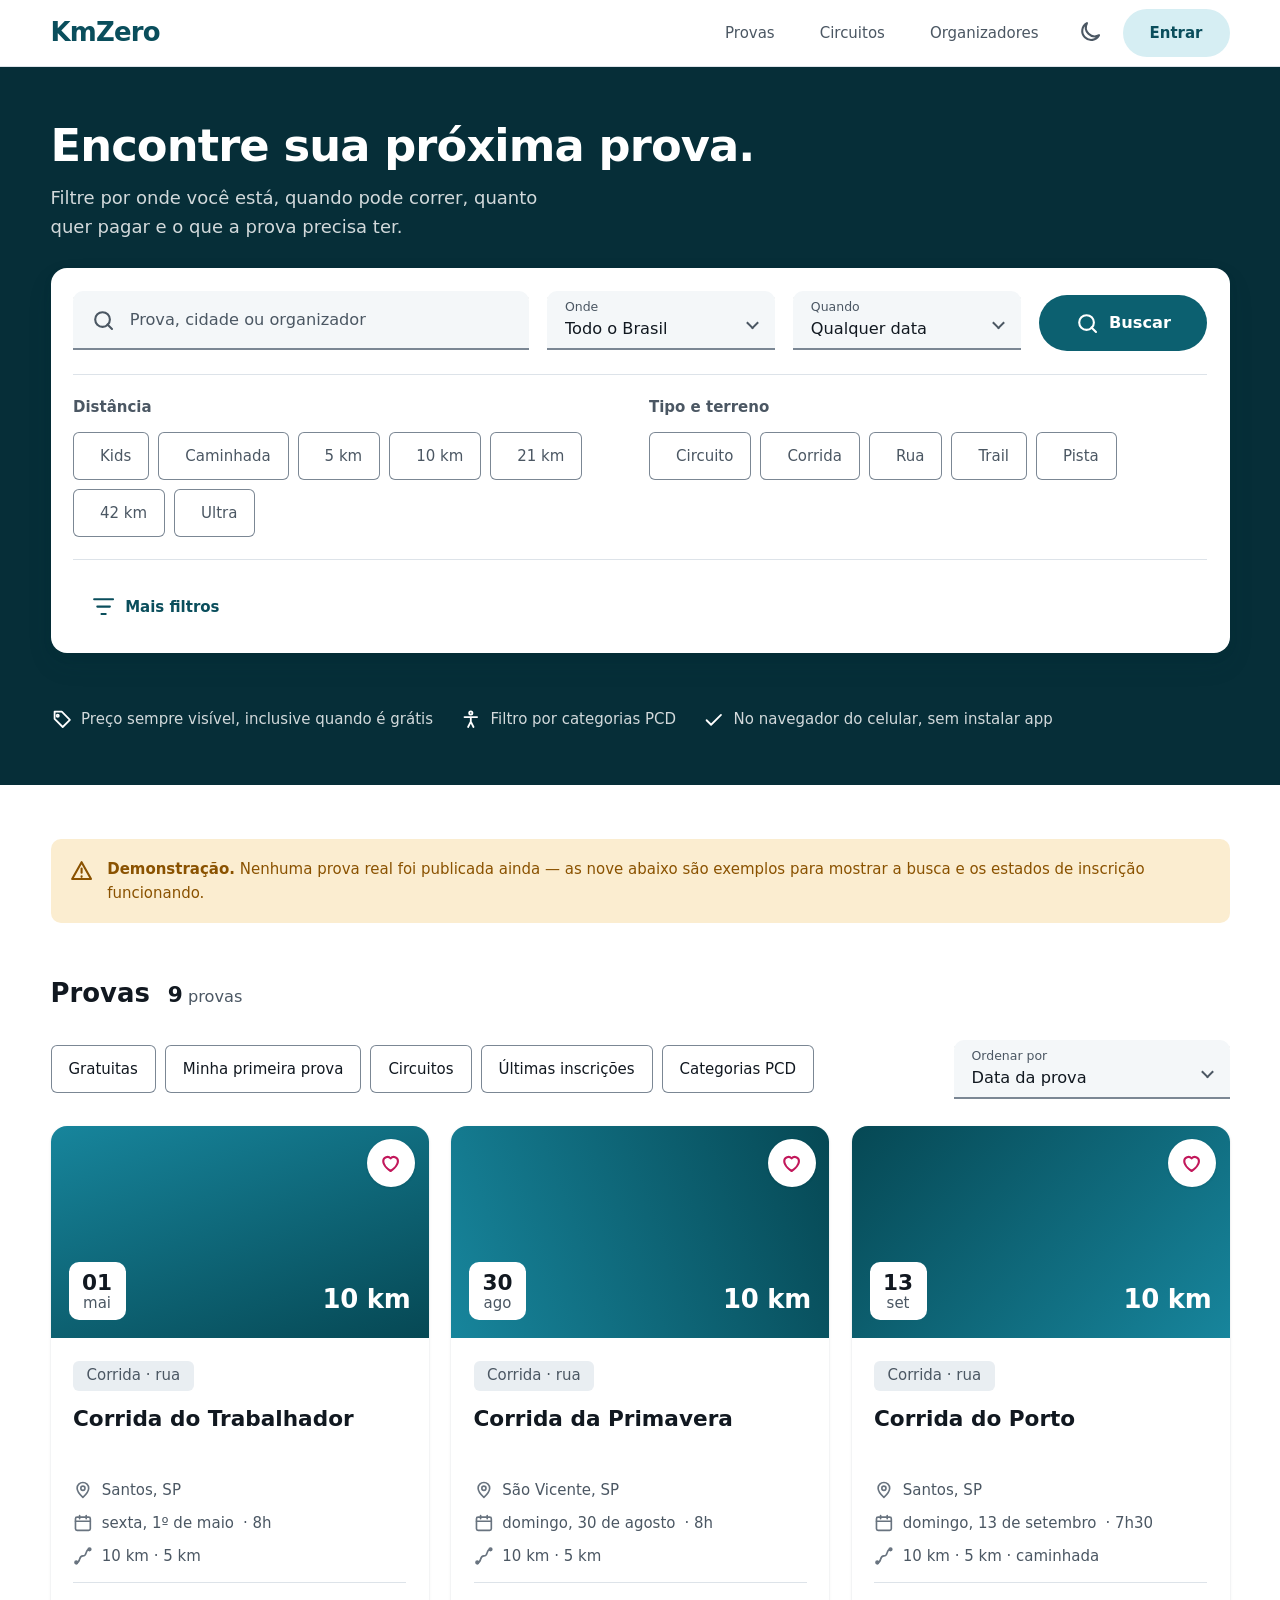
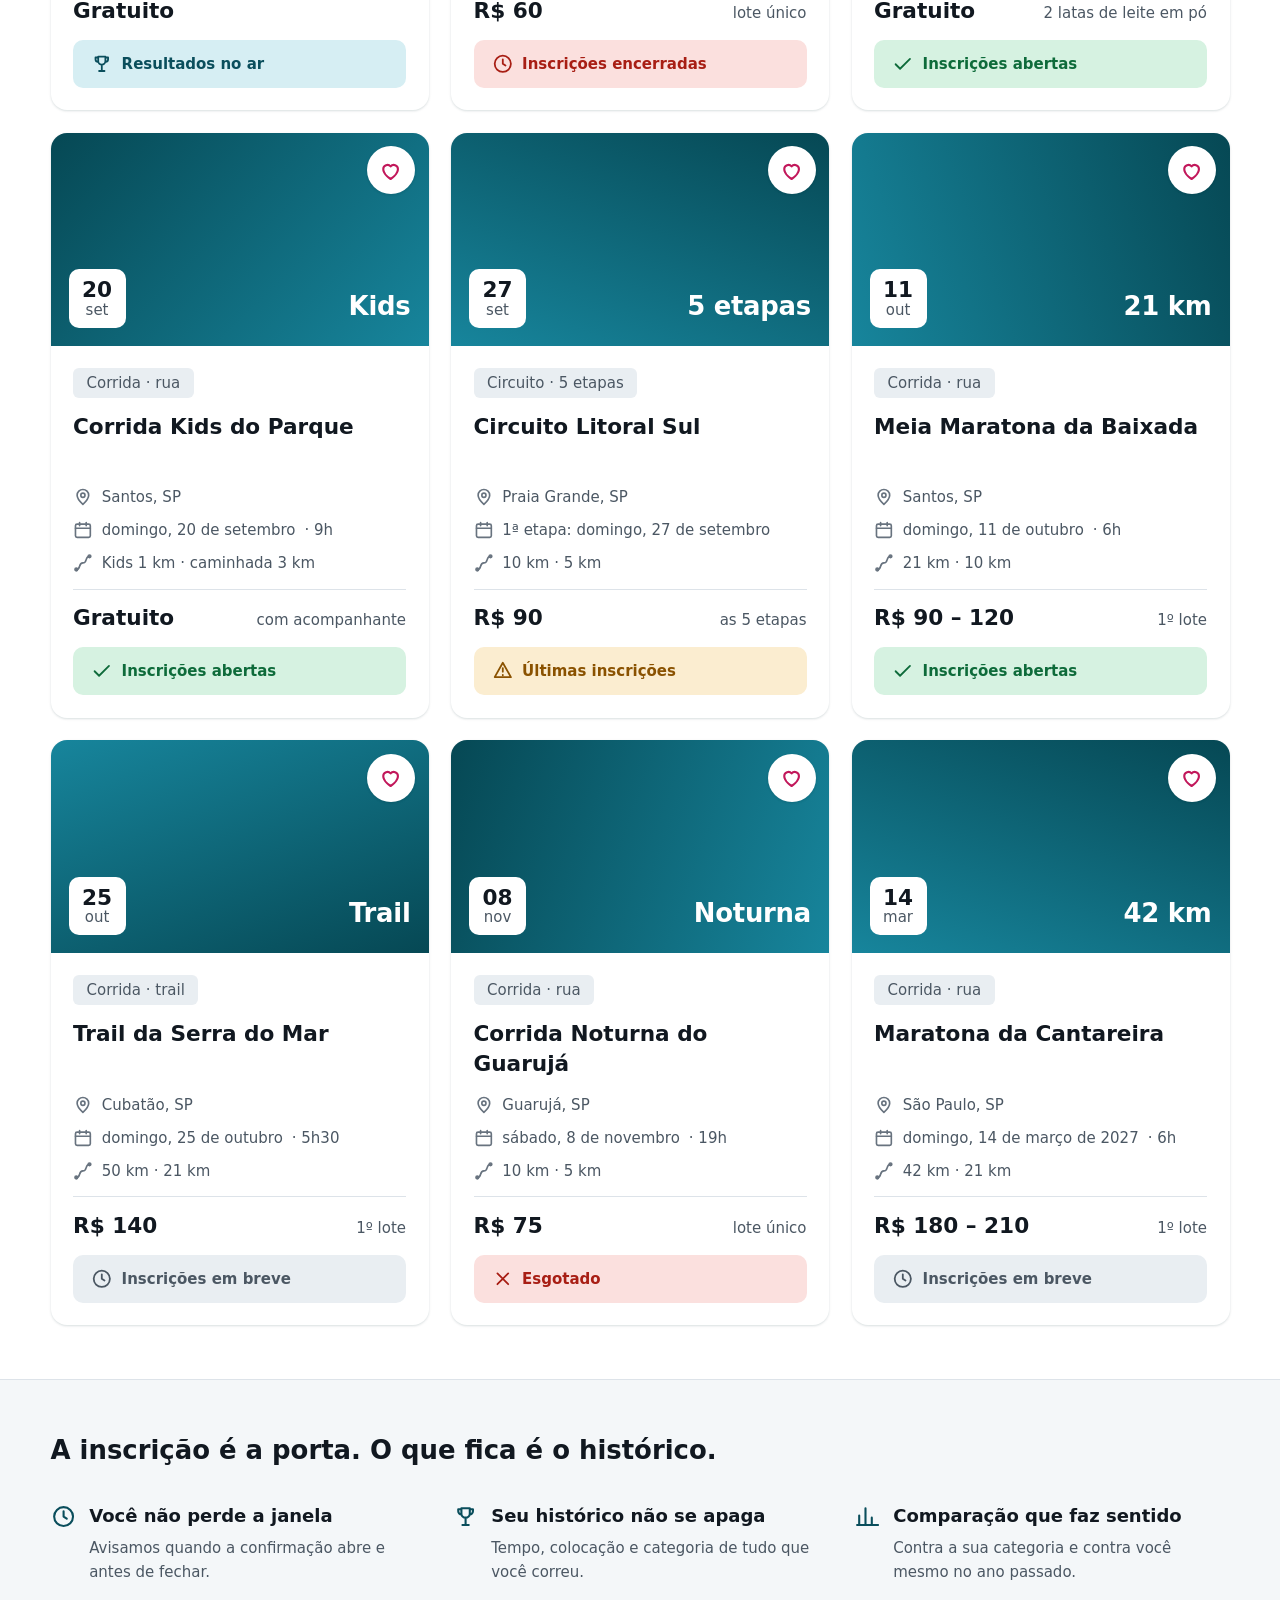
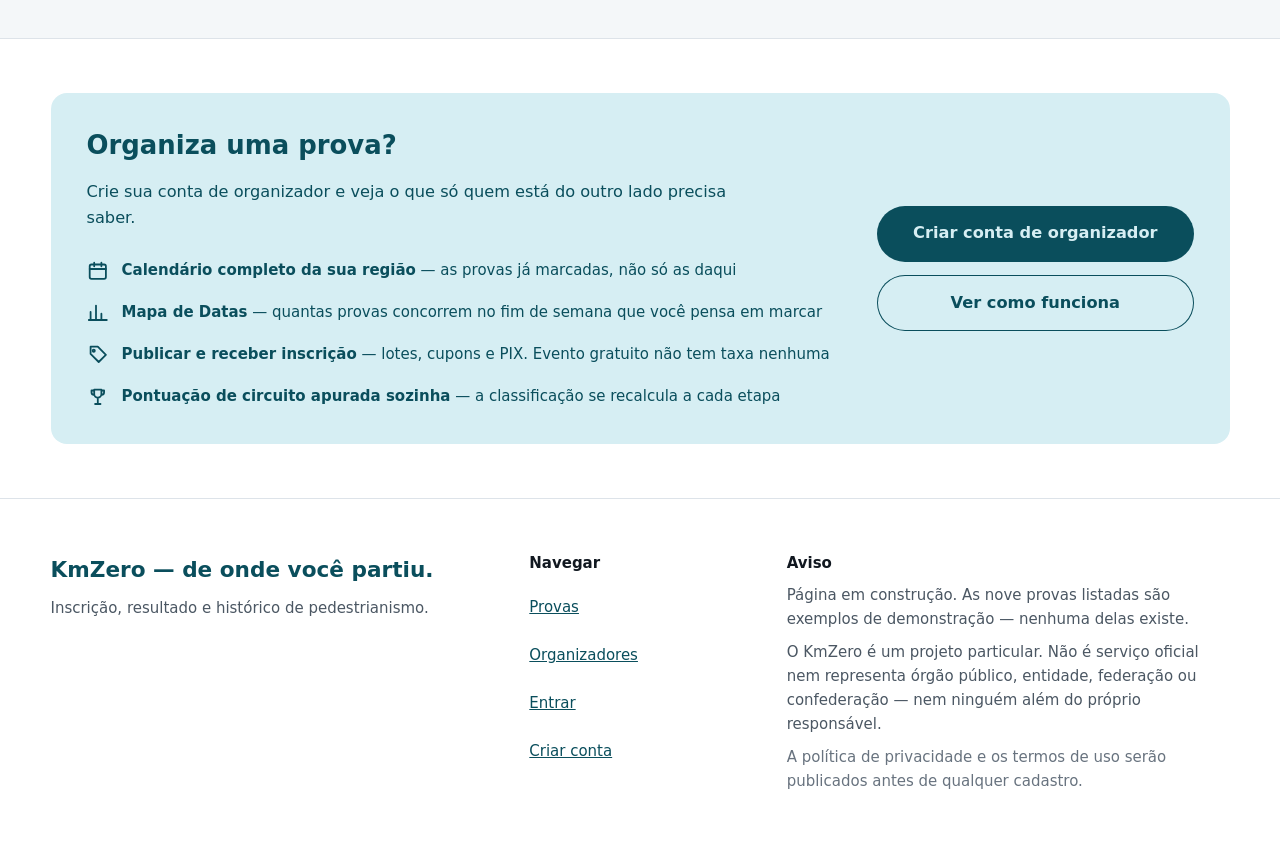
<file: apps/web/index.html>
<!doctype html>
<html lang="pt-BR">
<head>
<meta charset="utf-8">
<!-- §3 princípio 4 / §8 item 1: zoom por pinça SEMPRE permitido.
     Nunca adicionar maximum-scale nem user-scalable=no. Regra de lint. -->
<meta name="viewport" content="width=device-width, initial-scale=1">
<title>KmZero — encontre sua próxima prova</title>
<meta name="description" content="Encontre provas de rua, trail e circuitos por cidade, data, distância, preço e acessibilidade. E guarde para sempre o registro de tudo que você correu.">
<meta name="theme-color" content="#062E38" media="(prefers-color-scheme: light)">
<meta name="theme-color" content="#0B1117" media="(prefers-color-scheme: dark)">
<link rel="icon" href="favicon.svg" type="image/svg+xml">
<link rel="stylesheet" href="estilos/tokens.css">
<link rel="stylesheet" href="estilos/material.css">
<link rel="stylesheet" href="estilos/pagina.css">
<script>
  /* Aplica o tema salvo antes da primeira pintura, para não piscar.
     Sem JS a página continua correta: o modo escuro cai na
     preferência do sistema, via @media em tokens.css. */
  try {
    var t = localStorage.getItem("kmzero:tema");
    if (t === "claro" || t === "escuro") document.documentElement.dataset.tema = t;
  } catch (e) {}
</script>
</head>
<body>

<!-- Sprite de ícones: definido uma vez, referenciado com <use>.
     Um arquivo, zero requisições, funciona sem JavaScript. -->
<svg class="sprite" aria-hidden="true" focusable="false" xmlns="http://www.w3.org/2000/svg">
  <symbol id="i-lupa" viewBox="0 0 24 24"><circle cx="11" cy="11" r="7"/><path d="M20 20l-4.3-4.3"/></symbol>
  <symbol id="i-pino" viewBox="0 0 24 24"><path d="M12 21s7-6.2 7-11a7 7 0 1 0-14 0c0 4.8 7 11 7 11z"/><circle cx="12" cy="10" r="2.5"/></symbol>
  <symbol id="i-calendario" viewBox="0 0 24 24"><rect x="3" y="5" width="18" height="16" rx="2"/><path d="M3 10h18M8 3v4M16 3v4"/></symbol>
  <symbol id="i-percurso" viewBox="0 0 24 24"><path d="M4 20c6 0 2-8 8-8s2-8 8-8"/><circle cx="4" cy="20" r="1.6"/><circle cx="20" cy="4" r="1.6"/></symbol>
  <symbol id="i-coracao" viewBox="0 0 24 24"><path d="M12 20s-7-4.4-7-9.5A4 4 0 0 1 12 8a4 4 0 0 1 7 2.5c0 5.1-7 9.5-7 9.5z"/></symbol>
  <symbol id="i-check" viewBox="0 0 24 24"><path d="M4 12.5l5 5L20 6.5"/></symbol>
  <symbol id="i-relogio" viewBox="0 0 24 24"><circle cx="12" cy="12" r="9"/><path d="M12 7v5l3 2"/></symbol>
  <symbol id="i-alerta" viewBox="0 0 24 24"><path d="M12 3l9 16H3z"/><path d="M12 9v4M12 16.5v.5"/></symbol>
  <symbol id="i-x" viewBox="0 0 24 24"><path d="M6 6l12 12M18 6L6 18"/></symbol>
  <symbol id="i-lua" viewBox="0 0 24 24"><path d="M21 14.5A8.5 8.5 0 0 1 9.5 3a8.5 8.5 0 1 0 11.5 11.5z"/></symbol>
  <symbol id="i-filtro" viewBox="0 0 24 24"><path d="M3 5h18M6 12h12M10 19h4"/></symbol>
  <symbol id="i-trofeu" viewBox="0 0 24 24"><path d="M8 4h8v5a4 4 0 0 1-8 0zM8 5H5v2a3 3 0 0 0 3 3M16 5h3v2a3 3 0 0 1-3 3M9 20h6M12 13v7"/></symbol>
  <symbol id="i-etiqueta" viewBox="0 0 24 24"><path d="M12 3H4v8l9 9 8-8-9-9z"/><circle cx="7.5" cy="7.5" r="1.2"/></symbol>
  <symbol id="i-acessibilidade" viewBox="0 0 24 24"><circle cx="12" cy="4.5" r="1.8"/><path d="M5 9h14M12 9v5M12 14l-3 6M12 14l3 6"/></symbol>
  <symbol id="i-grafico" viewBox="0 0 24 24"><path d="M4 20V11M10 20V4M16 20v-7M2 20h20"/></symbol>
</svg>

<a class="pular-para-conteudo" href="#resultados">Pular para a lista de provas</a>

<header class="cabecalho md-app-bar">
  <div class="cabecalho__interno faixa">
    <!-- Marca só escrita: "KmZero" é a forma escrita da marca
         (docs/03 §10). O símbolo gráfico fica para favicon e app. -->
    <a class="marca md-estado" href="index.html">KmZero</a>

    <nav class="nav" aria-label="Principal">
      <ul class="nav__lista" role="list">
        <li><a class="md-botao md-botao--text md-estado nav__item" href="#resultados">Provas</a></li>
        <li><a class="md-botao md-botao--text md-estado nav__item" href="#resultados">Circuitos</a></li>
        <li><a class="md-botao md-botao--text md-estado nav__item" href="#organizador">Organizadores</a></li>
      </ul>
    </nav>

    <div class="cabecalho__acoes">
      <button type="button" id="alternar-tema" class="md-icon-botao md-estado" hidden
              aria-pressed="false">
        <svg class="icone" aria-hidden="true" focusable="false"><use href="#i-lua"/></svg>
        <span class="oculto-visual" id="rotulo-tema">Ativar modo escuro</span>
      </button>
      <a class="md-botao md-botao--tonal md-estado" href="entrar.html">Entrar</a>
    </div>
  </div>
</header>

<main id="conteudo">

<!-- ═══ BUSCA — o topo da página é a busca ════════════════════════
     Um <form method="get"> de verdade: sem JavaScript ele recarrega a
     página com os filtros na URL (§8 item 17). Com JavaScript, filtra
     na hora e reescreve a URL, sem recarregar.                      -->
<section class="busca" aria-labelledby="t-busca">
  <div class="faixa">
    <h1 id="t-busca" class="busca__titulo md-display-small">Encontre sua próxima prova.</h1>
    <p class="busca__linha-fina md-body-large">
      Filtre por onde você está, quando pode correr, quanto quer pagar e o que
      a prova precisa ter.
    </p>

    <form class="filtros" id="filtros" method="get" action="#resultados">
      <!-- Linha 1: texto livre + as duas perguntas que todo mundo faz -->
      <div class="filtros__linha filtros__linha--principal">
        <div>
          <div class="md-campo md-campo--com-icone">
            <svg class="icone md-campo__icone" aria-hidden="true" focusable="false"><use href="#i-lupa"/></svg>
            <input type="search" id="f-texto" name="q" class="md-campo__entrada"
                   placeholder="Santos, meia maratona, circuito…">
            <label class="md-campo__rotulo" for="f-texto">Prova, cidade ou organizador</label>
          </div>
        </div>

        <div>
          <div class="md-campo md-campo--select">
            <select id="f-uf" name="uf" class="md-campo__entrada">
              <option value="">Todo o Brasil</option>
              <option value="SP">São Paulo</option>
              <option value="RJ">Rio de Janeiro</option>
              <option value="MG">Minas Gerais</option>
              <option value="PR">Paraná</option>
              <option value="RS">Rio Grande do Sul</option>
            </select>
            <label class="md-campo__rotulo" for="f-uf">Onde</label>
          </div>
        </div>

        <div>
          <div class="md-campo md-campo--select">
            <select id="f-quando" name="quando" class="md-campo__entrada">
              <option value="">Qualquer data</option>
              <option value="7">Nos próximos 7 dias</option>
              <option value="30">Nos próximos 30 dias</option>
              <option value="90">Nos próximos 3 meses</option>
              <option value="365">Neste ano</option>
              <option value="passadas">Provas que já aconteceram</option>
            </select>
            <label class="md-campo__rotulo" for="f-quando">Quando</label>
          </div>
        </div>

        <button type="submit" class="md-botao md-botao--filled md-botao--grande md-estado filtros__enviar">
          <svg class="icone" aria-hidden="true" focusable="false"><use href="#i-lupa"/></svg>
          Buscar
        </button>
      </div>

      <!-- Linha 2: distância e tipo, os dois recortes mais usados -->
      <div class="filtros__linha">
        <fieldset class="grupo">
          <legend class="grupo__legenda md-label-large">Distância</legend>
          <div class="grupo__opcoes">
            <label class="md-chip"><input type="checkbox" name="dist" value="kids"><span class="md-chip__superficie"><svg class="icone md-chip__check" aria-hidden="true" focusable="false"><use href="#i-check"/></svg><span>Kids</span></span></label>
            <label class="md-chip"><input type="checkbox" name="dist" value="caminhada"><span class="md-chip__superficie"><svg class="icone md-chip__check" aria-hidden="true" focusable="false"><use href="#i-check"/></svg><span>Caminhada</span></span></label>
            <label class="md-chip"><input type="checkbox" name="dist" value="5"><span class="md-chip__superficie"><svg class="icone md-chip__check" aria-hidden="true" focusable="false"><use href="#i-check"/></svg><span>5 km</span></span></label>
            <label class="md-chip"><input type="checkbox" name="dist" value="10"><span class="md-chip__superficie"><svg class="icone md-chip__check" aria-hidden="true" focusable="false"><use href="#i-check"/></svg><span>10 km</span></span></label>
            <label class="md-chip"><input type="checkbox" name="dist" value="21"><span class="md-chip__superficie"><svg class="icone md-chip__check" aria-hidden="true" focusable="false"><use href="#i-check"/></svg><span>21 km</span></span></label>
            <label class="md-chip"><input type="checkbox" name="dist" value="42"><span class="md-chip__superficie"><svg class="icone md-chip__check" aria-hidden="true" focusable="false"><use href="#i-check"/></svg><span>42 km</span></span></label>
            <label class="md-chip"><input type="checkbox" name="dist" value="ultra"><span class="md-chip__superficie"><svg class="icone md-chip__check" aria-hidden="true" focusable="false"><use href="#i-check"/></svg><span>Ultra</span></span></label>
          </div>
        </fieldset>

        <fieldset class="grupo">
          <legend class="grupo__legenda md-label-large">Tipo e terreno</legend>
          <div class="grupo__opcoes">
            <label class="md-chip"><input type="checkbox" name="tipo" value="circuito"><span class="md-chip__superficie"><svg class="icone md-chip__check" aria-hidden="true" focusable="false"><use href="#i-check"/></svg><span>Circuito</span></span></label>
            <label class="md-chip"><input type="checkbox" name="tipo" value="avulsa"><span class="md-chip__superficie"><svg class="icone md-chip__check" aria-hidden="true" focusable="false"><use href="#i-check"/></svg><span>Corrida</span></span></label>
            <label class="md-chip"><input type="checkbox" name="terreno" value="rua"><span class="md-chip__superficie"><svg class="icone md-chip__check" aria-hidden="true" focusable="false"><use href="#i-check"/></svg><span>Rua</span></span></label>
            <label class="md-chip"><input type="checkbox" name="terreno" value="trail"><span class="md-chip__superficie"><svg class="icone md-chip__check" aria-hidden="true" focusable="false"><use href="#i-check"/></svg><span>Trail</span></span></label>
            <label class="md-chip"><input type="checkbox" name="terreno" value="pista"><span class="md-chip__superficie"><svg class="icone md-chip__check" aria-hidden="true" focusable="false"><use href="#i-check"/></svg><span>Pista</span></span></label>
          </div>
        </fieldset>
      </div>

      <!-- Linha 3: o resto, dobrado. <details> abre e fecha sem JS. -->
      <details class="mais-filtros">
        <summary class="mais-filtros__resumo md-estado">
          <svg class="icone" aria-hidden="true" focusable="false"><use href="#i-filtro"/></svg>
          Mais filtros
          <span class="mais-filtros__contagem" id="contagem-avancados" hidden></span>
        </summary>

        <div class="mais-filtros__painel">
          <fieldset class="grupo">
            <legend class="grupo__legenda md-label-large">Preço</legend>
            <div class="grupo__opcoes">
              <label class="md-chip"><input type="checkbox" name="preco" value="gratuito"><span class="md-chip__superficie"><svg class="icone md-chip__check" aria-hidden="true" focusable="false"><use href="#i-check"/></svg><span>Gratuito</span></span></label>
              <label class="md-chip"><input type="checkbox" name="preco" value="ate60"><span class="md-chip__superficie"><svg class="icone md-chip__check" aria-hidden="true" focusable="false"><use href="#i-check"/></svg><span>Até R$ 60</span></span></label>
              <label class="md-chip"><input type="checkbox" name="preco" value="60a120"><span class="md-chip__superficie"><svg class="icone md-chip__check" aria-hidden="true" focusable="false"><use href="#i-check"/></svg><span>R$ 60 a 120</span></span></label>
              <label class="md-chip"><input type="checkbox" name="preco" value="acima120"><span class="md-chip__superficie"><svg class="icone md-chip__check" aria-hidden="true" focusable="false"><use href="#i-check"/></svg><span>Acima de R$ 120</span></span></label>
            </div>
          </fieldset>

          <fieldset class="grupo">
            <legend class="grupo__legenda md-label-large">Situação da inscrição</legend>
            <div class="grupo__opcoes">
              <label class="md-chip"><input type="checkbox" name="situacao" value="abertas"><span class="md-chip__superficie"><svg class="icone md-chip__check" aria-hidden="true" focusable="false"><use href="#i-check"/></svg><span>Abertas</span></span></label>
              <label class="md-chip"><input type="checkbox" name="situacao" value="ultimas"><span class="md-chip__superficie"><svg class="icone md-chip__check" aria-hidden="true" focusable="false"><use href="#i-check"/></svg><span>Últimas inscrições</span></span></label>
              <label class="md-chip"><input type="checkbox" name="situacao" value="em_breve"><span class="md-chip__superficie"><svg class="icone md-chip__check" aria-hidden="true" focusable="false"><use href="#i-check"/></svg><span>Abrem em breve</span></span></label>
              <label class="md-chip"><input type="checkbox" name="situacao" value="esgotado"><span class="md-chip__superficie"><svg class="icone md-chip__check" aria-hidden="true" focusable="false"><use href="#i-check"/></svg><span>Esgotadas</span></span></label>
              <label class="md-chip"><input type="checkbox" name="situacao" value="encerradas"><span class="md-chip__superficie"><svg class="icone md-chip__check" aria-hidden="true" focusable="false"><use href="#i-check"/></svg><span>Encerradas</span></span></label>
              <label class="md-chip"><input type="checkbox" name="situacao" value="realizado"><span class="md-chip__superficie"><svg class="icone md-chip__check" aria-hidden="true" focusable="false"><use href="#i-check"/></svg><span>Já aconteceram</span></span></label>
            </div>
          </fieldset>

          <fieldset class="grupo">
            <legend class="grupo__legenda md-label-large">Dia e horário da largada</legend>
            <div class="grupo__opcoes">
              <label class="md-chip"><input type="checkbox" name="dia" value="sabado"><span class="md-chip__superficie"><svg class="icone md-chip__check" aria-hidden="true" focusable="false"><use href="#i-check"/></svg><span>Sábado</span></span></label>
              <label class="md-chip"><input type="checkbox" name="dia" value="domingo"><span class="md-chip__superficie"><svg class="icone md-chip__check" aria-hidden="true" focusable="false"><use href="#i-check"/></svg><span>Domingo</span></span></label>
              <label class="md-chip"><input type="checkbox" name="periodo" value="manha"><span class="md-chip__superficie"><svg class="icone md-chip__check" aria-hidden="true" focusable="false"><use href="#i-check"/></svg><span>De manhã</span></span></label>
              <label class="md-chip"><input type="checkbox" name="periodo" value="tarde"><span class="md-chip__superficie"><svg class="icone md-chip__check" aria-hidden="true" focusable="false"><use href="#i-check"/></svg><span>À tarde</span></span></label>
              <label class="md-chip"><input type="checkbox" name="periodo" value="noite"><span class="md-chip__superficie"><svg class="icone md-chip__check" aria-hidden="true" focusable="false"><use href="#i-check"/></svg><span>À noite</span></span></label>
            </div>
          </fieldset>

          <fieldset class="grupo">
            <legend class="grupo__legenda md-label-large">Acessibilidade</legend>
            <p class="grupo__nota">Categorias oficiais que a prova aceita.</p>
            <div class="grupo__opcoes">
              <label class="md-chip"><input type="checkbox" name="pcd" value="cadeirante"><span class="md-chip__superficie"><svg class="icone md-chip__check" aria-hidden="true" focusable="false"><use href="#i-check"/></svg><span>Cadeirante</span></span></label>
              <label class="md-chip"><input type="checkbox" name="pcd" value="guia"><span class="md-chip__superficie"><svg class="icone md-chip__check" aria-hidden="true" focusable="false"><use href="#i-check"/></svg><span>Com atleta-guia</span></span></label>
              <label class="md-chip"><input type="checkbox" name="pcd" value="surdo"><span class="md-chip__superficie"><svg class="icone md-chip__check" aria-hidden="true" focusable="false"><use href="#i-check"/></svg><span>Surdoatleta</span></span></label>
              <label class="md-chip"><input type="checkbox" name="pcd" value="intelectual"><span class="md-chip__superficie"><svg class="icone md-chip__check" aria-hidden="true" focusable="false"><use href="#i-check"/></svg><span>Deficiência intelectual</span></span></label>
            </div>
          </fieldset>

          <fieldset class="grupo">
            <legend class="grupo__legenda md-label-large">A prova tem</legend>
            <div class="grupo__opcoes">
              <label class="md-chip"><input type="checkbox" name="recurso" value="chip"><span class="md-chip__superficie"><svg class="icone md-chip__check" aria-hidden="true" focusable="false"><use href="#i-check"/></svg><span>Cronometragem por chip</span></span></label>
              <label class="md-chip"><input type="checkbox" name="recurso" value="certificado"><span class="md-chip__superficie"><svg class="icone md-chip__check" aria-hidden="true" focusable="false"><use href="#i-check"/></svg><span>Percurso medido</span></span></label>
              <label class="md-chip"><input type="checkbox" name="recurso" value="kit"><span class="md-chip__superficie"><svg class="icone md-chip__check" aria-hidden="true" focusable="false"><use href="#i-check"/></svg><span>Kit e camiseta</span></span></label>
              <label class="md-chip"><input type="checkbox" name="recurso" value="equipes"><span class="md-chip__superficie"><svg class="icone md-chip__check" aria-hidden="true" focusable="false"><use href="#i-check"/></svg><span>Classificação por equipe</span></span></label>
              <label class="md-chip"><input type="checkbox" name="recurso" value="resultado"><span class="md-chip__superficie"><svg class="icone md-chip__check" aria-hidden="true" focusable="false"><use href="#i-check"/></svg><span>Resultado no KmZero</span></span></label>
            </div>
          </fieldset>
        </div>
      </details>
    </form>

    <!-- O argumento de venda em uma linha, sem roubar a dobra. -->
    <ul class="beneficios" role="list">
      <li>
        <svg class="icone" aria-hidden="true" focusable="false"><use href="#i-etiqueta"/></svg>
        Preço sempre visível, inclusive quando é grátis
      </li>
      <li>
        <svg class="icone" aria-hidden="true" focusable="false"><use href="#i-acessibilidade"/></svg>
        Filtro por categorias PCD
      </li>
      <li>
        <svg class="icone" aria-hidden="true" focusable="false"><use href="#i-check"/></svg>
        No navegador do celular, sem instalar app
      </li>
    </ul>
  </div>
</section>

  <!-- ═══ RESULTADOS ═════════════════════════════════════════════ -->
  <section id="resultados" class="secao faixa" aria-labelledby="t-resultados">

    <p class="md-banner md-banner--warning">
      <svg class="icone" aria-hidden="true" focusable="false"><use href="#i-alerta"/></svg>
      <span><strong>Demonstração.</strong> Nenhuma prova real foi publicada
      ainda — as nove abaixo são exemplos para mostrar a busca e os estados
      de inscrição funcionando.</span>
    </p>

    <div class="resultados__cabecalho">
      <h2 id="t-resultados" class="md-title-large">Provas</h2>
      <p class="resultados__contagem" id="contagem" aria-live="polite">
        <span class="num" id="contagem-numero">9</span> provas
      </p>
    </div>

    <!-- Atalhos e ordenação na mesma linha: quem já sabe o que quer
         começa por aqui, quem quer reordenar tem o controle ao lado. -->
    <div class="resultados__topo">
      <ul class="atalhos" role="list">
        <li><a class="md-chip-atalho md-estado" href="#resultados" data-atalho="preco=gratuito">Gratuitas</a></li>
        <li><a class="md-chip-atalho md-estado" href="#resultados" data-atalho="dist=5">Minha primeira prova</a></li>
        <li><a class="md-chip-atalho md-estado" href="#resultados" data-atalho="tipo=circuito">Circuitos</a></li>
        <li><a class="md-chip-atalho md-estado" href="#resultados" data-atalho="situacao=ultimas">Últimas inscrições</a></li>
        <li><a class="md-chip-atalho md-estado" href="#resultados" data-atalho="pcd=cadeirante">Categorias PCD</a></li>
      </ul>

      <div class="campo--ordenar">
        <div class="md-campo md-campo--select">
          <select id="f-ordem" class="md-campo__entrada" form="filtros" name="ordem">
            <option value="data">Data da prova</option>
            <option value="fechando">Fecha a inscrição primeiro</option>
            <option value="preco">Menor preço</option>
            <option value="nome">Nome</option>
          </select>
          <label class="md-campo__rotulo" for="f-ordem">Ordenar por</label>
        </div>
      </div>
    </div>

    <div class="ativos" id="ativos" hidden>
      <h3 class="ativos__titulo md-label-large">Filtros ativos</h3>
      <ul class="ativos__lista" id="ativos-lista" role="list"></ul>
      <button type="button" class="md-botao md-botao--text md-estado" id="limpar-filtros">Limpar tudo</button>
    </div>

    <ul class="eventos" id="eventos" role="list">

      <li class="evento" data-nome="Corrida do Porto" data-uf="SP" data-cidade="Santos"
          data-data="2026-09-13" data-dia="domingo" data-periodo="manha"
          data-dist="5 10 caminhada" data-tipo="avulsa" data-terreno="rua"
          data-preco="0" data-situacao="abertas" data-fecha="2026-09-06"
          data-pcd="cadeirante guia intelectual" data-recurso="chip certificado resultado">
        <article class="evento__cartao md-card md-card--elevated">
          <p class="evento__cartaz" data-variante="1" aria-hidden="true">
            <span class="evento__selo"><span class="evento__selo-dia num">13</span><span class="evento__selo-mes">set</span></span>
            <span class="evento__cartaz-dist">10 km</span>
          </p>
          <button type="button" class="favorito md-icon-botao md-estado" aria-pressed="false">
            <svg class="icone" aria-hidden="true" focusable="false"><use href="#i-coracao"/></svg>
            <span class="oculto-visual">Favoritar Corrida do Porto</span>
          </button>
          <div class="evento__corpo">
            <p class="evento__tipo md-label-small">Corrida · rua</p>
            <h3 class="evento__nome md-title-medium"><a href="#resultados">Corrida do Porto</a></h3>
            <ul class="evento__meta" role="list">
              <li><svg class="icone" aria-hidden="true" focusable="false"><use href="#i-pino"/></svg>Santos, SP</li>
              <li><svg class="icone" aria-hidden="true" focusable="false"><use href="#i-calendario"/></svg><time datetime="2026-09-13">domingo, 13 de setembro</time> · 7h30</li>
              <li><svg class="icone" aria-hidden="true" focusable="false"><use href="#i-percurso"/></svg>10 km · 5 km · caminhada</li>
            </ul>
            <div class="evento__rodape">
              <p class="evento__preco">Gratuito</p>
              <p class="evento__nota">2 latas de leite em pó</p>
            </div>
            <p class="estado estado--abertas">
              <svg class="icone" aria-hidden="true" focusable="false"><use href="#i-check"/></svg>
              Inscrições abertas
            </p>
          </div>
        </article>
      </li>

      <li class="evento" data-nome="Circuito Litoral Sul" data-uf="SP" data-cidade="Praia Grande"
          data-data="2026-09-27" data-dia="domingo" data-periodo="manha"
          data-dist="5 10" data-tipo="circuito" data-terreno="rua"
          data-preco="90" data-situacao="ultimas" data-fecha="2026-09-20"
          data-pcd="cadeirante guia" data-recurso="chip kit equipes resultado">
        <article class="evento__cartao md-card md-card--elevated">
          <p class="evento__cartaz" data-variante="2" aria-hidden="true">
            <span class="evento__selo"><span class="evento__selo-dia num">27</span><span class="evento__selo-mes">set</span></span>
            <span class="evento__cartaz-dist">5 etapas</span>
          </p>
          <button type="button" class="favorito md-icon-botao md-estado" aria-pressed="false">
            <svg class="icone" aria-hidden="true" focusable="false"><use href="#i-coracao"/></svg>
            <span class="oculto-visual">Favoritar Circuito Litoral Sul</span>
          </button>
          <div class="evento__corpo">
            <p class="evento__tipo md-label-small">Circuito · 5 etapas</p>
            <h3 class="evento__nome md-title-medium"><a href="#resultados">Circuito Litoral Sul</a></h3>
            <ul class="evento__meta" role="list">
              <li><svg class="icone" aria-hidden="true" focusable="false"><use href="#i-pino"/></svg>Praia Grande, SP</li>
              <li><svg class="icone" aria-hidden="true" focusable="false"><use href="#i-calendario"/></svg><time datetime="2026-09-27">1ª etapa: domingo, 27 de setembro</time></li>
              <li><svg class="icone" aria-hidden="true" focusable="false"><use href="#i-percurso"/></svg>10 km · 5 km</li>
            </ul>
            <div class="evento__rodape">
              <p class="evento__preco">R$ 90</p>
              <p class="evento__nota">as 5 etapas</p>
            </div>
            <p class="estado estado--ultimas">
              <svg class="icone" aria-hidden="true" focusable="false"><use href="#i-alerta"/></svg>
              Últimas inscrições
            </p>
          </div>
        </article>
      </li>

      <li class="evento" data-nome="Meia Maratona da Baixada" data-uf="SP" data-cidade="Santos"
          data-data="2026-10-11" data-dia="domingo" data-periodo="manha"
          data-dist="10 21" data-tipo="avulsa" data-terreno="rua"
          data-preco="120" data-situacao="abertas" data-fecha="2026-10-04"
          data-pcd="cadeirante guia surdo" data-recurso="chip certificado kit resultado">
        <article class="evento__cartao md-card md-card--elevated">
          <p class="evento__cartaz" data-variante="3" aria-hidden="true">
            <span class="evento__selo"><span class="evento__selo-dia num">11</span><span class="evento__selo-mes">out</span></span>
            <span class="evento__cartaz-dist">21 km</span>
          </p>
          <button type="button" class="favorito md-icon-botao md-estado" aria-pressed="false">
            <svg class="icone" aria-hidden="true" focusable="false"><use href="#i-coracao"/></svg>
            <span class="oculto-visual">Favoritar Meia Maratona da Baixada</span>
          </button>
          <div class="evento__corpo">
            <p class="evento__tipo md-label-small">Corrida · rua</p>
            <h3 class="evento__nome md-title-medium"><a href="#resultados">Meia Maratona da Baixada</a></h3>
            <ul class="evento__meta" role="list">
              <li><svg class="icone" aria-hidden="true" focusable="false"><use href="#i-pino"/></svg>Santos, SP</li>
              <li><svg class="icone" aria-hidden="true" focusable="false"><use href="#i-calendario"/></svg><time datetime="2026-10-11">domingo, 11 de outubro</time> · 6h</li>
              <li><svg class="icone" aria-hidden="true" focusable="false"><use href="#i-percurso"/></svg>21 km · 10 km</li>
            </ul>
            <div class="evento__rodape">
              <p class="evento__preco">R$ 90 – 120</p>
              <p class="evento__nota">1º lote</p>
            </div>
            <p class="estado estado--abertas">
              <svg class="icone" aria-hidden="true" focusable="false"><use href="#i-check"/></svg>
              Inscrições abertas
            </p>
          </div>
        </article>
      </li>

      <li class="evento" data-nome="Trail da Serra do Mar" data-uf="SP" data-cidade="Cubatão"
          data-data="2026-10-25" data-dia="domingo" data-periodo="manha"
          data-dist="21 ultra" data-tipo="avulsa" data-terreno="trail"
          data-preco="140" data-situacao="em_breve" data-fecha="2026-10-18"
          data-pcd="" data-recurso="chip kit">
        <article class="evento__cartao md-card md-card--elevated">
          <p class="evento__cartaz" data-variante="4" aria-hidden="true">
            <span class="evento__selo"><span class="evento__selo-dia num">25</span><span class="evento__selo-mes">out</span></span>
            <span class="evento__cartaz-dist">Trail</span>
          </p>
          <button type="button" class="favorito md-icon-botao md-estado" aria-pressed="false">
            <svg class="icone" aria-hidden="true" focusable="false"><use href="#i-coracao"/></svg>
            <span class="oculto-visual">Avisar quando abrir: Trail da Serra do Mar</span>
          </button>
          <div class="evento__corpo">
            <p class="evento__tipo md-label-small">Corrida · trail</p>
            <h3 class="evento__nome md-title-medium"><a href="#resultados">Trail da Serra do Mar</a></h3>
            <ul class="evento__meta" role="list">
              <li><svg class="icone" aria-hidden="true" focusable="false"><use href="#i-pino"/></svg>Cubatão, SP</li>
              <li><svg class="icone" aria-hidden="true" focusable="false"><use href="#i-calendario"/></svg><time datetime="2026-10-25">domingo, 25 de outubro</time> · 5h30</li>
              <li><svg class="icone" aria-hidden="true" focusable="false"><use href="#i-percurso"/></svg>50 km · 21 km</li>
            </ul>
            <div class="evento__rodape">
              <p class="evento__preco">R$ 140</p>
              <p class="evento__nota">1º lote</p>
            </div>
            <p class="estado estado--em-breve">
              <svg class="icone" aria-hidden="true" focusable="false"><use href="#i-relogio"/></svg>
              Inscrições em breve
            </p>
          </div>
        </article>
      </li>

      <li class="evento" data-nome="Corrida Noturna do Guarujá" data-uf="SP" data-cidade="Guarujá"
          data-data="2026-11-08" data-dia="sabado" data-periodo="noite"
          data-dist="5 10" data-tipo="avulsa" data-terreno="rua"
          data-preco="75" data-situacao="esgotado" data-fecha="2026-11-01"
          data-pcd="guia surdo" data-recurso="chip kit resultado">
        <article class="evento__cartao md-card md-card--elevated">
          <p class="evento__cartaz" data-variante="5" aria-hidden="true">
            <span class="evento__selo"><span class="evento__selo-dia num">08</span><span class="evento__selo-mes">nov</span></span>
            <span class="evento__cartaz-dist">Noturna</span>
          </p>
          <button type="button" class="favorito md-icon-botao md-estado" aria-pressed="false">
            <svg class="icone" aria-hidden="true" focusable="false"><use href="#i-coracao"/></svg>
            <span class="oculto-visual">Avisar se abrir vaga: Corrida Noturna do Guarujá</span>
          </button>
          <div class="evento__corpo">
            <p class="evento__tipo md-label-small">Corrida · rua</p>
            <h3 class="evento__nome md-title-medium"><a href="#resultados">Corrida Noturna do Guarujá</a></h3>
            <ul class="evento__meta" role="list">
              <li><svg class="icone" aria-hidden="true" focusable="false"><use href="#i-pino"/></svg>Guarujá, SP</li>
              <li><svg class="icone" aria-hidden="true" focusable="false"><use href="#i-calendario"/></svg><time datetime="2026-11-08">sábado, 8 de novembro</time> · 19h</li>
              <li><svg class="icone" aria-hidden="true" focusable="false"><use href="#i-percurso"/></svg>10 km · 5 km</li>
            </ul>
            <div class="evento__rodape">
              <p class="evento__preco">R$ 75</p>
              <p class="evento__nota">lote único</p>
            </div>
            <p class="estado estado--esgotado">
              <svg class="icone" aria-hidden="true" focusable="false"><use href="#i-x"/></svg>
              Esgotado
            </p>
          </div>
        </article>
      </li>

      <li class="evento" data-nome="Corrida Kids do Parque" data-uf="SP" data-cidade="Santos"
          data-data="2026-09-20" data-dia="domingo" data-periodo="manha"
          data-dist="kids caminhada" data-tipo="avulsa" data-terreno="rua"
          data-preco="0" data-situacao="abertas" data-fecha="2026-09-13"
          data-pcd="cadeirante guia surdo intelectual" data-recurso="kit resultado">
        <article class="evento__cartao md-card md-card--elevated">
          <p class="evento__cartaz" data-variante="1" aria-hidden="true">
            <span class="evento__selo"><span class="evento__selo-dia num">20</span><span class="evento__selo-mes">set</span></span>
            <span class="evento__cartaz-dist">Kids</span>
          </p>
          <button type="button" class="favorito md-icon-botao md-estado" aria-pressed="false">
            <svg class="icone" aria-hidden="true" focusable="false"><use href="#i-coracao"/></svg>
            <span class="oculto-visual">Favoritar Corrida Kids do Parque</span>
          </button>
          <div class="evento__corpo">
            <p class="evento__tipo md-label-small">Corrida · rua</p>
            <h3 class="evento__nome md-title-medium"><a href="#resultados">Corrida Kids do Parque</a></h3>
            <ul class="evento__meta" role="list">
              <li><svg class="icone" aria-hidden="true" focusable="false"><use href="#i-pino"/></svg>Santos, SP</li>
              <li><svg class="icone" aria-hidden="true" focusable="false"><use href="#i-calendario"/></svg><time datetime="2026-09-20">domingo, 20 de setembro</time> · 9h</li>
              <li><svg class="icone" aria-hidden="true" focusable="false"><use href="#i-percurso"/></svg>Kids 1 km · caminhada 3 km</li>
            </ul>
            <div class="evento__rodape">
              <p class="evento__preco">Gratuito</p>
              <p class="evento__nota">com acompanhante</p>
            </div>
            <p class="estado estado--abertas">
              <svg class="icone" aria-hidden="true" focusable="false"><use href="#i-check"/></svg>
              Inscrições abertas
            </p>
          </div>
        </article>
      </li>

      <li class="evento" data-nome="Maratona da Cantareira" data-uf="SP" data-cidade="São Paulo"
          data-data="2027-03-14" data-dia="domingo" data-periodo="manha"
          data-dist="21 42" data-tipo="avulsa" data-terreno="rua"
          data-preco="210" data-situacao="em_breve" data-fecha="2027-03-07"
          data-pcd="cadeirante guia" data-recurso="chip certificado kit equipes">
        <article class="evento__cartao md-card md-card--elevated">
          <p class="evento__cartaz" data-variante="2" aria-hidden="true">
            <span class="evento__selo"><span class="evento__selo-dia num">14</span><span class="evento__selo-mes">mar</span></span>
            <span class="evento__cartaz-dist">42 km</span>
          </p>
          <button type="button" class="favorito md-icon-botao md-estado" aria-pressed="false">
            <svg class="icone" aria-hidden="true" focusable="false"><use href="#i-coracao"/></svg>
            <span class="oculto-visual">Avisar quando abrir: Maratona da Cantareira</span>
          </button>
          <div class="evento__corpo">
            <p class="evento__tipo md-label-small">Corrida · rua</p>
            <h3 class="evento__nome md-title-medium"><a href="#resultados">Maratona da Cantareira</a></h3>
            <ul class="evento__meta" role="list">
              <li><svg class="icone" aria-hidden="true" focusable="false"><use href="#i-pino"/></svg>São Paulo, SP</li>
              <li><svg class="icone" aria-hidden="true" focusable="false"><use href="#i-calendario"/></svg><time datetime="2027-03-14">domingo, 14 de março de 2027</time> · 6h</li>
              <li><svg class="icone" aria-hidden="true" focusable="false"><use href="#i-percurso"/></svg>42 km · 21 km</li>
            </ul>
            <div class="evento__rodape">
              <p class="evento__preco">R$ 180 – 210</p>
              <p class="evento__nota">1º lote</p>
            </div>
            <p class="estado estado--em-breve">
              <svg class="icone" aria-hidden="true" focusable="false"><use href="#i-relogio"/></svg>
              Inscrições em breve
            </p>
          </div>
        </article>
      </li>

      <li class="evento" data-nome="Corrida da Primavera" data-uf="SP" data-cidade="São Vicente"
          data-data="2026-08-30" data-dia="domingo" data-periodo="manha"
          data-dist="5 10" data-tipo="avulsa" data-terreno="rua"
          data-preco="60" data-situacao="encerradas" data-fecha="2026-08-16"
          data-pcd="guia" data-recurso="chip resultado">
        <article class="evento__cartao md-card md-card--elevated">
          <p class="evento__cartaz" data-variante="3" aria-hidden="true">
            <span class="evento__selo"><span class="evento__selo-dia num">30</span><span class="evento__selo-mes">ago</span></span>
            <span class="evento__cartaz-dist">10 km</span>
          </p>
          <button type="button" class="favorito md-icon-botao md-estado" aria-pressed="false">
            <svg class="icone" aria-hidden="true" focusable="false"><use href="#i-coracao"/></svg>
            <span class="oculto-visual">Favoritar Corrida da Primavera</span>
          </button>
          <div class="evento__corpo">
            <p class="evento__tipo md-label-small">Corrida · rua</p>
            <h3 class="evento__nome md-title-medium"><a href="#resultados">Corrida da Primavera</a></h3>
            <ul class="evento__meta" role="list">
              <li><svg class="icone" aria-hidden="true" focusable="false"><use href="#i-pino"/></svg>São Vicente, SP</li>
              <li><svg class="icone" aria-hidden="true" focusable="false"><use href="#i-calendario"/></svg><time datetime="2026-08-30">domingo, 30 de agosto</time> · 8h</li>
              <li><svg class="icone" aria-hidden="true" focusable="false"><use href="#i-percurso"/></svg>10 km · 5 km</li>
            </ul>
            <div class="evento__rodape">
              <p class="evento__preco">R$ 60</p>
              <p class="evento__nota">lote único</p>
            </div>
            <p class="estado estado--encerradas">
              <svg class="icone" aria-hidden="true" focusable="false"><use href="#i-relogio"/></svg>
              Inscrições encerradas
            </p>
          </div>
        </article>
      </li>

      <li class="evento" data-nome="Corrida do Trabalhador" data-uf="SP" data-cidade="Santos"
          data-data="2026-05-01" data-dia="sexta" data-periodo="manha"
          data-dist="5 10" data-tipo="avulsa" data-terreno="rua"
          data-preco="0" data-situacao="realizado" data-fecha="2026-04-24"
          data-pcd="cadeirante guia intelectual" data-recurso="chip resultado">
        <article class="evento__cartao md-card md-card--elevated">
          <p class="evento__cartaz" data-variante="4" aria-hidden="true">
            <span class="evento__selo"><span class="evento__selo-dia num">01</span><span class="evento__selo-mes">mai</span></span>
            <span class="evento__cartaz-dist">10 km</span>
          </p>
          <button type="button" class="favorito md-icon-botao md-estado" aria-pressed="false">
            <svg class="icone" aria-hidden="true" focusable="false"><use href="#i-coracao"/></svg>
            <span class="oculto-visual">Favoritar Corrida do Trabalhador</span>
          </button>
          <div class="evento__corpo">
            <p class="evento__tipo md-label-small">Corrida · rua</p>
            <h3 class="evento__nome md-title-medium"><a href="#resultados">Corrida do Trabalhador</a></h3>
            <ul class="evento__meta" role="list">
              <li><svg class="icone" aria-hidden="true" focusable="false"><use href="#i-pino"/></svg>Santos, SP</li>
              <li><svg class="icone" aria-hidden="true" focusable="false"><use href="#i-calendario"/></svg><time datetime="2026-05-01">sexta, 1º de maio</time> · 8h</li>
              <li><svg class="icone" aria-hidden="true" focusable="false"><use href="#i-percurso"/></svg>10 km · 5 km</li>
            </ul>
            <div class="evento__rodape">
              <p class="evento__preco">Gratuito</p>
              <p class="evento__nota"></p>
            </div>
            <p class="estado estado--realizado">
              <svg class="icone" aria-hidden="true" focusable="false"><use href="#i-trofeu"/></svg>
              Resultados no ar
            </p>
          </div>
        </article>
      </li>

    </ul>

    <!-- Estado vazio da busca (§7.1). -->
    <div class="vazio" id="sem-resultados" hidden>
      <p class="md-title-medium">Nenhuma prova com esses filtros.</p>
      <p class="vazio__texto prosa">
        Tente tirar um filtro — o mais comum é a data ser curta demais para a
        região escolhida.
      </p>
      <button type="button" class="md-botao md-botao--filled md-estado" id="limpar-vazio">Limpar filtros</button>
    </div>
  </section>

  <!-- ═══ O QUE FICA DEPOIS DA PROVA — faixa enxuta ══════════════
       A tese do produto em três linhas, depois dos resultados: quem
       chegou para procurar prova já encontrou; quem rolou até aqui
       quer saber por que este site e não outro.                    -->
  <section class="secao secao--superficie" aria-labelledby="t-depois">
    <div class="faixa">
      <h2 id="t-depois" class="md-title-large">A inscrição é a porta. O que fica é o histórico.</h2>
      <ul class="depois" role="list">
        <li>
          <svg class="icone" aria-hidden="true" focusable="false"><use href="#i-relogio"/></svg>
          <p><strong>Você não perde a janela</strong>
          <span>Avisamos quando a confirmação abre e antes de fechar.</span></p>
        </li>
        <li>
          <svg class="icone" aria-hidden="true" focusable="false"><use href="#i-trofeu"/></svg>
          <p><strong>Seu histórico não se apaga</strong>
          <span>Tempo, colocação e categoria de tudo que você correu.</span></p>
        </li>
        <li>
          <svg class="icone" aria-hidden="true" focusable="false"><use href="#i-grafico"/></svg>
          <p><strong>Comparação que faz sentido</strong>
          <span>Contra a sua categoria e contra você mesmo no ano passado.</span></p>
        </li>
      </ul>
    </div>
  </section>

  <!-- ═══ CHAMADA DO ORGANIZADOR ════════════════════════════════ -->
  <section class="secao faixa" aria-labelledby="t-organizador">
    <div class="organizador" id="organizador">
      <div>
        <h2 id="t-organizador" class="md-title-large">Organiza uma prova?</h2>
        <p class="organizador__texto md-body-medium">
          Crie sua conta de organizador e veja o que só quem está do outro
          lado precisa saber.
        </p>
        <ul class="organizador__lista" role="list">
          <li>
            <svg class="icone" aria-hidden="true" focusable="false"><use href="#i-calendario"/></svg>
            <span><strong>Calendário completo da sua região</strong> — as provas já marcadas, não só as daqui</span>
          </li>
          <li>
            <svg class="icone" aria-hidden="true" focusable="false"><use href="#i-grafico"/></svg>
            <span><strong>Mapa de Datas</strong> — quantas provas concorrem no fim de semana que você pensa em marcar</span>
          </li>
          <li>
            <svg class="icone" aria-hidden="true" focusable="false"><use href="#i-etiqueta"/></svg>
            <span><strong>Publicar e receber inscrição</strong> — lotes, cupons e PIX. Evento gratuito não tem taxa nenhuma</span>
          </li>
          <li>
            <svg class="icone" aria-hidden="true" focusable="false"><use href="#i-trofeu"/></svg>
            <span><strong>Pontuação de circuito apurada sozinha</strong> — a classificação se recalcula a cada etapa</span>
          </li>
        </ul>
      </div>
      <p class="organizador__acoes">
        <a class="md-botao md-botao--filled md-botao--grande md-estado" href="criar-conta.html?perfil=organizador">Criar conta de organizador</a>
        <a class="md-botao md-botao--outlined md-botao--grande md-estado" href="#conta">Ver como funciona</a>
      </p>
    </div>
  </section>

</main>

<footer class="rodape" id="conta">
  <div class="faixa rodape__interno">
    <div class="rodape__bloco">
      <p class="rodape__assinatura">KmZero — de onde você partiu.</p>
      <p class="rodape__texto">Inscrição, resultado e histórico de pedestrianismo.</p>
    </div>

    <nav class="rodape__bloco" aria-label="Rodapé">
      <h2 class="rodape__titulo md-label-large">Navegar</h2>
      <ul role="list">
        <li><a href="#resultados">Provas</a></li>
        <li><a href="#organizador">Organizadores</a></li>
        <li><a href="entrar.html">Entrar</a></li>
        <li><a href="criar-conta.html">Criar conta</a></li>
      </ul>
    </nav>

    <div class="rodape__bloco">
      <h2 class="rodape__titulo md-label-large">Aviso</h2>
      <p class="rodape__texto">
        Página em construção. As nove provas listadas são exemplos de
        demonstração — nenhuma delas existe.
      </p>
      <p class="rodape__texto">
        O KmZero é um projeto particular. Não é serviço oficial nem representa
        órgão público, entidade, federação ou confederação — nem ninguém além
        do próprio responsável.
      </p>
      <p class="rodape__texto rodape__texto--fraco">
        A política de privacidade e os termos de uso serão publicados antes de
        qualquer cadastro.
      </p>
    </div>
  </div>
</footer>

<script src="js/tema.js" defer></script>
<script src="js/filtros.js" defer></script>
</body>
</html>
</file>
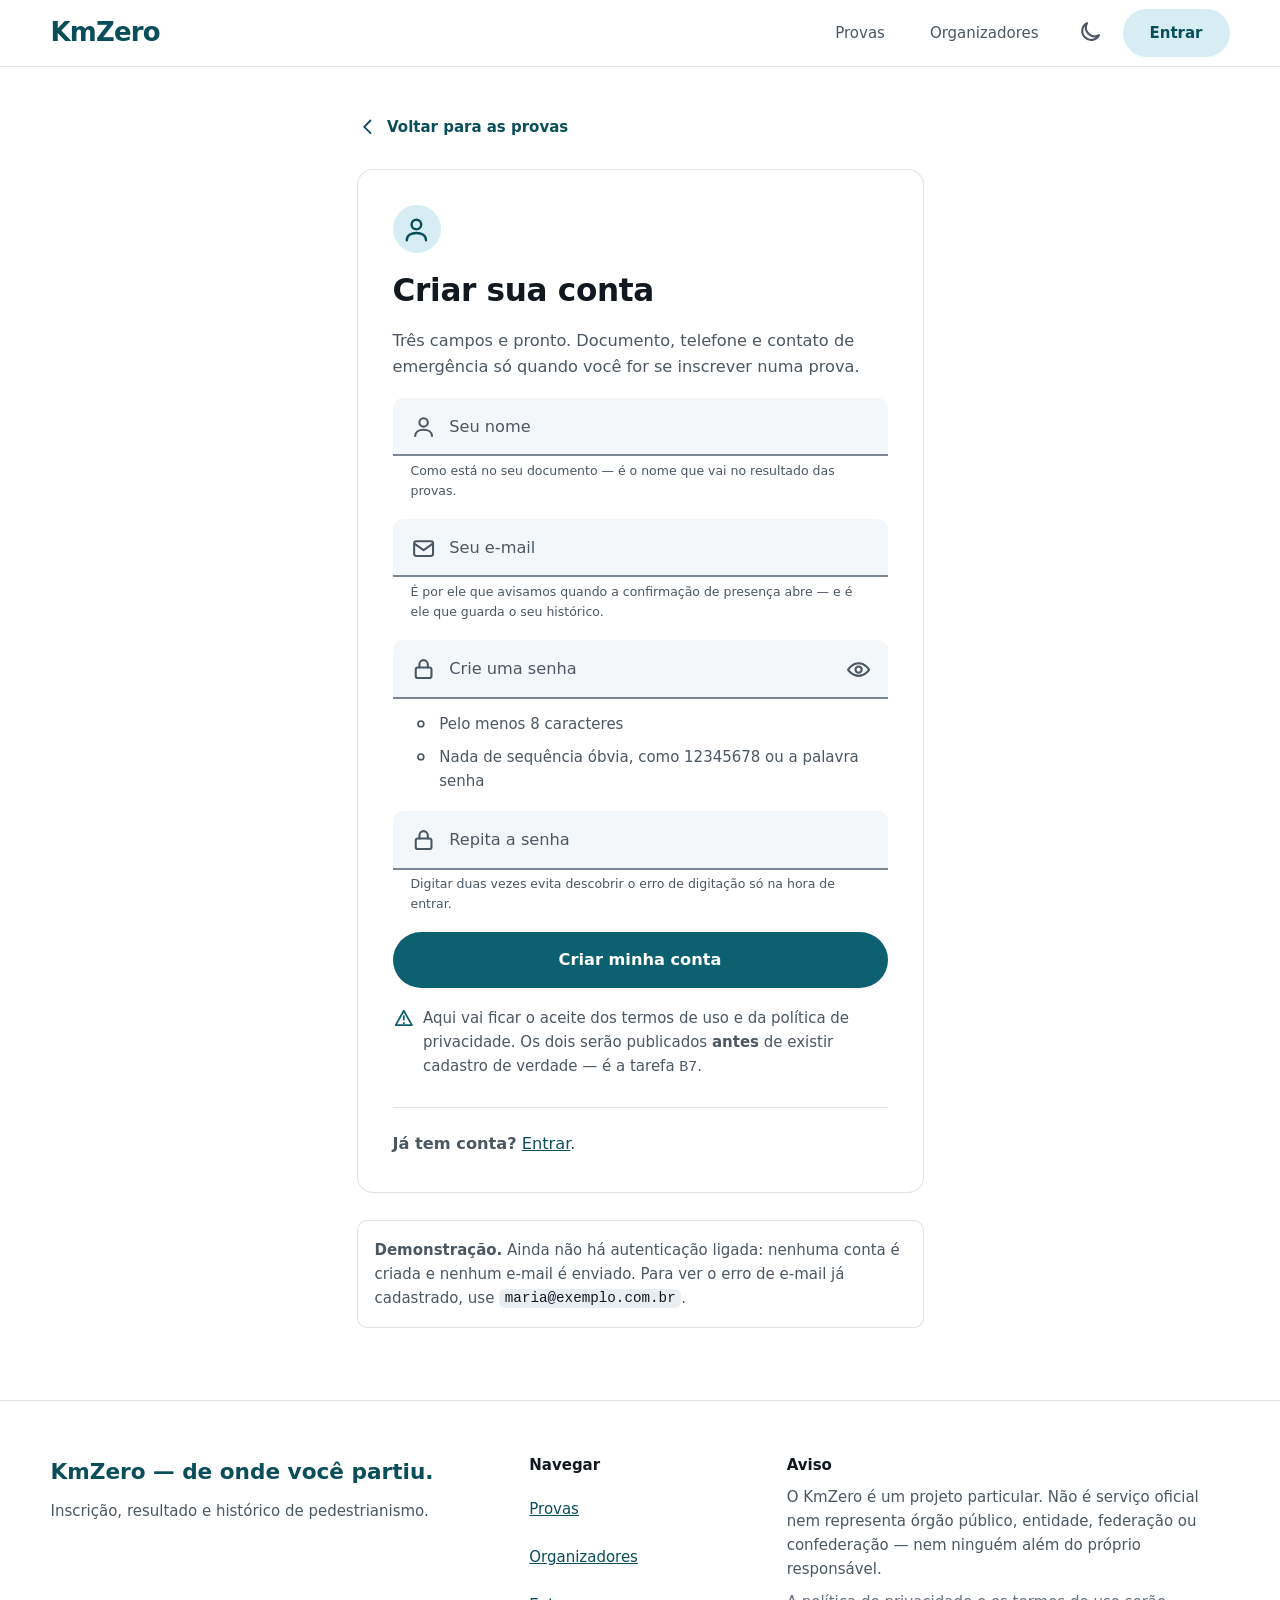
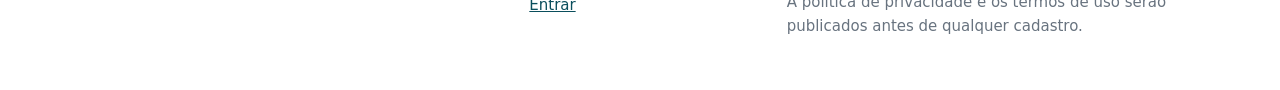
<file: apps/web/criar-conta.html>
<!doctype html>
<html lang="pt-BR">
<head>
<meta charset="utf-8">
<!-- §3 princípio 4 / §8 item 1: zoom por pinça SEMPRE permitido. -->
<meta name="viewport" content="width=device-width, initial-scale=1">
<title>Criar conta — KmZero</title>
<meta name="description" content="Crie sua conta no KmZero com e-mail e senha.">
<meta name="robots" content="noindex">
<meta name="theme-color" content="#062E38" media="(prefers-color-scheme: light)">
<meta name="theme-color" content="#0B1117" media="(prefers-color-scheme: dark)">
<link rel="icon" href="favicon.svg" type="image/svg+xml">
<link rel="stylesheet" href="estilos/tokens.css">
<link rel="stylesheet" href="estilos/material.css">
<link rel="stylesheet" href="estilos/pagina.css">
<link rel="stylesheet" href="estilos/conta.css">
<script>
  try {
    var t = localStorage.getItem("kmzero:tema");
    if (t === "claro" || t === "escuro") document.documentElement.dataset.tema = t;
  } catch (e) {}
</script>
</head>
<body>

<svg class="sprite" aria-hidden="true" focusable="false" xmlns="http://www.w3.org/2000/svg">
  <symbol id="i-envelope" viewBox="0 0 24 24"><rect x="3" y="5" width="18" height="14" rx="2"/><path d="M3.5 7.5l8.5 6 8.5-6"/></symbol>
  <symbol id="i-cadeado" viewBox="0 0 24 24"><rect x="4.5" y="10" width="15" height="10" rx="2"/><path d="M8 10V7a4 4 0 0 1 8 0v3"/></symbol>
  <symbol id="i-pessoa" viewBox="0 0 24 24"><circle cx="12" cy="8" r="4"/><path d="M4 21c0-4 3.6-6 8-6s8 2 8 6"/></symbol>
  <symbol id="i-olho" viewBox="0 0 24 24"><path d="M2 12s3.6-6 10-6 10 6 10 6-3.6 6-10 6-10-6-10-6z"/><circle cx="12" cy="12" r="3"/></symbol>
  <symbol id="i-olho-corte" viewBox="0 0 24 24"><path d="M2 12s3.6-6 10-6 10 6 10 6-3.6 6-10 6-10-6-10-6z"/><circle cx="12" cy="12" r="3"/><path d="M4 20L20 4"/></symbol>
  <symbol id="i-alerta" viewBox="0 0 24 24"><path d="M12 3l9 16H3z"/><path d="M12 9v4M12 16.5v.5"/></symbol>
  <symbol id="i-check" viewBox="0 0 24 24"><path d="M4 12.5l5 5L20 6.5"/></symbol>
  <symbol id="i-ponto" viewBox="0 0 24 24"><circle cx="12" cy="12" r="3.5"/></symbol>
  <symbol id="i-relogio" viewBox="0 0 24 24"><circle cx="12" cy="12" r="9"/><path d="M12 7v5l3 2"/></symbol>
  <symbol id="i-voltar" viewBox="0 0 24 24"><path d="M15 5l-7 7 7 7"/></symbol>
  <symbol id="i-lua" viewBox="0 0 24 24"><path d="M21 14.5A8.5 8.5 0 0 1 9.5 3a8.5 8.5 0 1 0 11.5 11.5z"/></symbol>
  <symbol id="i-trofeu" viewBox="0 0 24 24"><path d="M8 4h8v5a4 4 0 0 1-8 0zM8 5H5v2a3 3 0 0 0 3 3M16 5h3v2a3 3 0 0 1-3 3M9 20h6M12 13v7"/></symbol>
</svg>

<a class="pular-para-conteudo" href="#conteudo">Pular para o formulário</a>

<header class="cabecalho md-app-bar">
  <div class="cabecalho__interno faixa">
    <a class="marca md-estado" href="index.html">KmZero</a>

    <nav class="nav" aria-label="Principal">
      <ul class="nav__lista" role="list">
        <li><a class="md-botao md-botao--text md-estado nav__item" href="index.html#resultados">Provas</a></li>
        <li><a class="md-botao md-botao--text md-estado nav__item" href="index.html#organizador">Organizadores</a></li>
      </ul>
    </nav>

    <div class="cabecalho__acoes">
      <button type="button" id="alternar-tema" class="md-icon-botao md-estado" hidden
              aria-pressed="false">
        <svg class="icone" aria-hidden="true" focusable="false"><use href="#i-lua"/></svg>
        <span class="oculto-visual" id="rotulo-tema">Ativar modo escuro</span>
      </button>
      <a class="md-botao md-botao--tonal md-estado" href="entrar.html">Entrar</a>
    </div>
  </div>
</header>

<main id="conteudo" class="conta">
<div class="faixa conta__coluna">

  <a class="conta__voltar md-botao md-botao--text md-estado" href="index.html">
    <svg class="icone" aria-hidden="true" focusable="false"><use href="#i-voltar"/></svg>
    Voltar para as provas
  </a>

  <div class="conta__cartao md-card md-card--outlined">
    <div class="conta__estado">

      <!-- ═══ ESTADO 1: O FORMULÁRIO ═══════════════════════════════ -->
      <div id="estado-formulario">

        <span class="conta__selo" aria-hidden="true">
          <svg class="icone" focusable="false"><use href="#i-pessoa"/></svg>
        </span>
        <h1 class="conta__titulo md-headline-small">Criar sua conta</h1>
        <p class="conta__linha-fina md-body-medium">
          Três campos e pronto. Documento, telefone e contato de
          emergência só quando você for se inscrever numa prova.
        </p>

        <p class="md-banner md-banner--info" id="nota-organizador" hidden>
          <svg class="icone" aria-hidden="true" focusable="false"><use href="#i-trofeu"/></svg>
          <span>
            <strong class="conta__banner-titulo">Você organiza uma prova</strong>
            A conta é a mesma de quem corre. Depois de criá-la, a gente
            pergunta o nome da sua organização e abre o console.
          </span>
        </p>

        <p class="md-banner md-banner--error" id="erro-formulario" role="alert" hidden>
          <svg class="icone" aria-hidden="true" focusable="false"><use href="#i-alerta"/></svg>
          <span>
            <strong class="conta__banner-titulo" id="erro-formulario-titulo"></strong>
            <span id="erro-formulario-texto"></span>
          </span>
        </p>

        <form class="conta__forma" id="forma-criar" method="post" action="/api/conta/criar" novalidate>
          <input type="hidden" name="perfil" id="campo-perfil" value="">

          <div>
            <div class="md-campo md-campo--com-icone" id="caixa-nome">
              <svg class="icone md-campo__icone" aria-hidden="true" focusable="false"><use href="#i-pessoa"/></svg>
              <input type="text" id="campo-nome" name="nome" class="md-campo__entrada"
                     placeholder="Maria Aparecida da Silva"
                     autocomplete="name" required aria-describedby="ajuda-nome">
              <label class="md-campo__rotulo" for="campo-nome">Seu nome</label>
            </div>

            <p class="conta__erro-campo" id="erro-nome" role="alert" hidden>
              <svg class="icone" aria-hidden="true" focusable="false"><use href="#i-alerta"/></svg>
              <span id="erro-nome-texto"></span>
            </p>

            <p class="md-campo__suporte" id="ajuda-nome">
              Como está no seu documento — é o nome que vai no resultado
              das provas.
            </p>
          </div>

          <div>
            <div class="md-campo md-campo--com-icone" id="caixa-email">
              <svg class="icone md-campo__icone" aria-hidden="true" focusable="false"><use href="#i-envelope"/></svg>
              <input type="email" id="campo-email" name="email" class="md-campo__entrada"
                     placeholder="voce@exemplo.com.br"
                     autocomplete="username" inputmode="email"
                     autocapitalize="off" spellcheck="false"
                     required aria-describedby="ajuda-email">
              <label class="md-campo__rotulo" for="campo-email">Seu e-mail</label>
            </div>

            <p class="conta__erro-campo" id="erro-email" role="alert" hidden>
              <svg class="icone" aria-hidden="true" focusable="false"><use href="#i-alerta"/></svg>
              <span id="erro-email-texto"></span>
            </p>

            <p class="md-campo__suporte" id="ajuda-email">
              É por ele que avisamos quando a confirmação de presença
              abre — e é ele que guarda o seu histórico.
            </p>
          </div>

          <div>
            <div class="md-campo md-campo--com-icone md-campo--com-acao" id="caixa-senha">
              <svg class="icone md-campo__icone" aria-hidden="true" focusable="false"><use href="#i-cadeado"/></svg>
              <input type="password" id="campo-senha" name="senha" class="md-campo__entrada"
                     placeholder="crie uma senha"
                     autocomplete="new-password"
                     required aria-describedby="requisitos-senha">
              <label class="md-campo__rotulo" for="campo-senha">Crie uma senha</label>
              <button type="button" class="md-icon-botao md-estado md-campo__acao"
                      id="mostrar-senha" aria-pressed="false" aria-controls="campo-senha">
                <svg class="icone" aria-hidden="true" focusable="false"><use href="#i-olho"/></svg>
                <span class="oculto-visual" id="rotulo-mostrar-senha">Mostrar a senha</span>
              </button>
            </div>

            <p class="conta__erro-campo" id="erro-senha" role="alert" hidden>
              <svg class="icone" aria-hidden="true" focusable="false"><use href="#i-alerta"/></svg>
              <span id="erro-senha-texto"></span>
            </p>

            <!-- As regras aparecem ANTES de a pessoa digitar, e cada uma
                 marca sozinha quando é cumprida. Regra escondida até o
                 erro acontecer é armadilha, não requisito.

                 São duas, e nenhuma exige símbolo ou maiúscula: senha
                 longa vence senha complicada, e regra de composição só
                 empurra todo mundo para "Senha@123". -->
            <ul class="conta__requisitos" id="requisitos-senha" role="list">
              <li data-regra="tamanho">
                <svg class="icone" aria-hidden="true" focusable="false"><use href="#i-ponto"/></svg>
                <span>Pelo menos 8 caracteres</span>
              </li>
              <li data-regra="obvia">
                <svg class="icone" aria-hidden="true" focusable="false"><use href="#i-ponto"/></svg>
                <span>Nada de sequência óbvia, como 12345678 ou a palavra senha</span>
              </li>
            </ul>
          </div>

          <div>
            <div class="md-campo md-campo--com-icone" id="caixa-senha2">
              <svg class="icone md-campo__icone" aria-hidden="true" focusable="false"><use href="#i-cadeado"/></svg>
              <input type="password" id="campo-senha2" name="senha_confirmacao" class="md-campo__entrada"
                     placeholder="repita a senha"
                     autocomplete="new-password"
                     required aria-describedby="ajuda-senha2">
              <label class="md-campo__rotulo" for="campo-senha2">Repita a senha</label>
            </div>

            <p class="conta__erro-campo" id="erro-senha2" role="alert" hidden>
              <svg class="icone" aria-hidden="true" focusable="false"><use href="#i-alerta"/></svg>
              <span id="erro-senha2-texto"></span>
            </p>

            <p class="md-campo__suporte" id="ajuda-senha2">
              Digitar duas vezes evita descobrir o erro de digitação só na
              hora de entrar.
            </p>
          </div>

          <button type="submit" class="md-botao md-botao--filled md-botao--grande md-estado conta__acao" id="botao-criar">
            Criar minha conta
          </button>
        </form>

        <noscript>
          <p class="md-banner md-banner--warning">
            <svg class="icone" aria-hidden="true" focusable="false"><use href="#i-alerta"/></svg>
            <span>
              <strong class="conta__banner-titulo">Criar conta precisa de JavaScript</strong>
              A busca por provas funciona sem ele — só esta tela precisa.
              Ative o JavaScript e recarregue a página.
            </span>
          </p>
        </noscript>

        <p class="conta__nota">
          <svg class="icone" aria-hidden="true" focusable="false"><use href="#i-alerta"/></svg>
          <span>Aqui vai ficar o aceite dos termos de uso e da política de
          privacidade. Os dois serão publicados <strong>antes</strong> de
          existir cadastro de verdade — é a tarefa <code>B7</code>.</span>
        </p>

        <div class="conta__rodape-cartao">
          <p>
            <strong>Já tem conta?</strong>
            <a href="entrar.html">Entrar</a>.
          </p>
        </div>
      </div>

      <!-- ═══ ESTADO 2: CONFIRME O E-MAIL ══════════════════════════
           A conta existe, mas o e-mail ainda não foi provado. O produto
           manda avisos por e-mail — endereço errado aqui é a pessoa
           perdendo a janela de confirmação de presença depois.        -->
      <div id="estado-confirmar" hidden>
        <span class="conta__selo" aria-hidden="true">
          <svg class="icone" focusable="false"><use href="#i-envelope"/></svg>
        </span>
        <h1 class="conta__titulo md-headline-small">Confirme seu e-mail.</h1>
        <p class="conta__linha-fina md-body-medium">
          Sua conta foi criada. Mandamos um e-mail de confirmação para
          <span class="conta__email" id="email-destino">o endereço que você cadastrou</span>
        </p>

        <ol class="conta__passos">
          <li>Abra o e-mail do KmZero na sua caixa de entrada.</li>
          <li>Toque em <strong>Confirmar meu e-mail</strong>.</li>
          <li>Volte aqui e entre com sua senha.</li>
        </ol>

        <p class="conta__nota">
          <svg class="icone" aria-hidden="true" focusable="false"><use href="#i-relogio"/></svg>
          <span>Confirmar destrava os avisos de abertura e de fechamento
          da confirmação de presença. Sem isso, a gente não tem como te
          avisar.</span>
        </p>

        <details class="conta__detalhes">
          <summary class="conta__resumo md-estado">E se o e-mail não chegar?</summary>
          <div class="conta__painel">
            <ul>
              <li>Espere um minuto: quase sempre é só a fila do provedor.</li>
              <li>Olhe no spam, no lixo eletrônico e nas abas Promoções e Social.</li>
              <li>O remetente é <strong>contato@kmzero.com.br</strong>. Marcar
                  como "não é spam" resolve para as próximas vezes.</li>
              <li>Endereço errado? <a href="criar-conta.html">Comece de novo</a>
                  com o e-mail certo.</li>
            </ul>
          </div>
        </details>

        <!-- O botão nasce habilitado no HTML; é o script que o desliga
             durante a espera, com a razão escrita ao lado. -->
        <form class="conta__forma" id="forma-reenviar" method="post" action="/api/conta/reenviar-confirmacao">
          <button type="submit" class="md-botao md-botao--outlined md-botao--grande md-estado conta__acao" id="botao-reenviar">
            Enviar o e-mail de novo
          </button>
          <p class="conta__nota" id="aviso-reenvio" role="status" hidden>
            <svg class="icone" aria-hidden="true" focusable="false"><use href="#i-relogio"/></svg>
            <span id="aviso-reenvio-texto"></span>
          </p>
        </form>

        <p class="conta__acoes">
          <a class="md-botao md-botao--filled md-botao--grande md-estado conta__acao"
             href="entrar.html?aviso=conta-criada">Já confirmei, quero entrar</a>
        </p>
      </div>

    </div>
  </div>

  <div class="conta__demo">
    <p><strong>Demonstração.</strong> Ainda não há autenticação ligada:
    nenhuma conta é criada e nenhum e-mail é enviado. Para ver o erro de
    e-mail já cadastrado, use <code>maria@exemplo.com.br</code>.</p>
  </div>

</div>
</main>

<footer class="rodape">
  <div class="faixa rodape__interno">
    <div class="rodape__bloco">
      <p class="rodape__assinatura">KmZero — de onde você partiu.</p>
      <p class="rodape__texto">Inscrição, resultado e histórico de pedestrianismo.</p>
    </div>

    <nav class="rodape__bloco" aria-label="Rodapé">
      <h2 class="rodape__titulo md-label-large">Navegar</h2>
      <ul role="list">
        <li><a href="index.html#resultados">Provas</a></li>
        <li><a href="index.html#organizador">Organizadores</a></li>
        <li><a href="entrar.html">Entrar</a></li>
      </ul>
    </nav>

    <div class="rodape__bloco">
      <h2 class="rodape__titulo md-label-large">Aviso</h2>
      <p class="rodape__texto">
        O KmZero é um projeto particular. Não é serviço oficial nem representa
        órgão público, entidade, federação ou confederação — nem ninguém além
        do próprio responsável.
      </p>
      <p class="rodape__texto rodape__texto--fraco">
        A política de privacidade e os termos de uso serão publicados antes de
        qualquer cadastro.
      </p>
    </div>
  </div>
</footer>

<script src="js/tema.js" defer></script>
<script src="js/conta.js" defer></script>
</body>
</html>
</file>
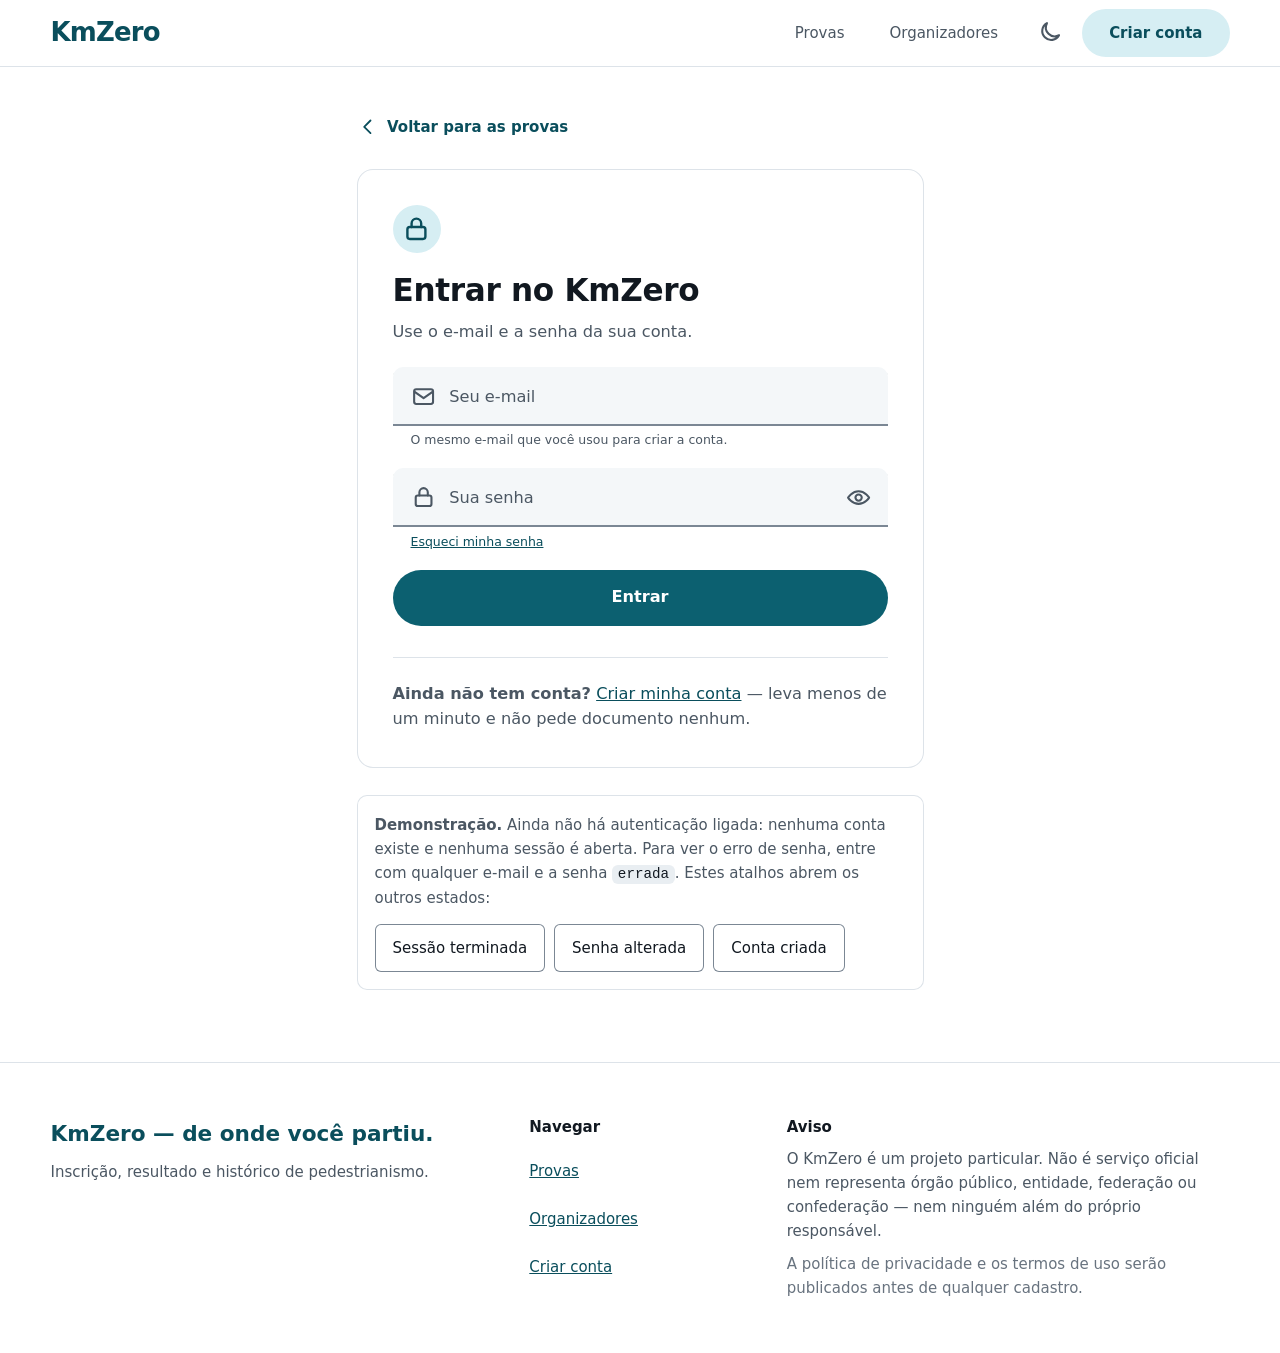
<file: apps/web/entrar.html>
<!doctype html>
<html lang="pt-BR">
<head>
<meta charset="utf-8">
<!-- §3 princípio 4 / §8 item 1: zoom por pinça SEMPRE permitido.
     Nunca adicionar maximum-scale nem user-scalable=no. Regra de lint. -->
<meta name="viewport" content="width=device-width, initial-scale=1">
<title>Entrar — KmZero</title>
<meta name="description" content="Entre na sua conta do KmZero com e-mail e senha.">
<meta name="robots" content="noindex">
<meta name="theme-color" content="#062E38" media="(prefers-color-scheme: light)">
<meta name="theme-color" content="#0B1117" media="(prefers-color-scheme: dark)">
<link rel="icon" href="favicon.svg" type="image/svg+xml">
<link rel="stylesheet" href="estilos/tokens.css">
<link rel="stylesheet" href="estilos/material.css">
<link rel="stylesheet" href="estilos/pagina.css">
<link rel="stylesheet" href="estilos/conta.css">
<script>
  /* Aplica o tema salvo antes da primeira pintura, para não piscar. */
  try {
    var t = localStorage.getItem("kmzero:tema");
    if (t === "claro" || t === "escuro") document.documentElement.dataset.tema = t;
  } catch (e) {}
</script>
</head>
<body>

<svg class="sprite" aria-hidden="true" focusable="false" xmlns="http://www.w3.org/2000/svg">
  <symbol id="i-envelope" viewBox="0 0 24 24"><rect x="3" y="5" width="18" height="14" rx="2"/><path d="M3.5 7.5l8.5 6 8.5-6"/></symbol>
  <symbol id="i-cadeado" viewBox="0 0 24 24"><rect x="4.5" y="10" width="15" height="10" rx="2"/><path d="M8 10V7a4 4 0 0 1 8 0v3"/></symbol>
  <symbol id="i-olho" viewBox="0 0 24 24"><path d="M2 12s3.6-6 10-6 10 6 10 6-3.6 6-10 6-10-6-10-6z"/><circle cx="12" cy="12" r="3"/></symbol>
  <symbol id="i-olho-corte" viewBox="0 0 24 24"><path d="M2 12s3.6-6 10-6 10 6 10 6-3.6 6-10 6-10-6-10-6z"/><circle cx="12" cy="12" r="3"/><path d="M4 20L20 4"/></symbol>
  <symbol id="i-alerta" viewBox="0 0 24 24"><path d="M12 3l9 16H3z"/><path d="M12 9v4M12 16.5v.5"/></symbol>
  <symbol id="i-check" viewBox="0 0 24 24"><path d="M4 12.5l5 5L20 6.5"/></symbol>
  <symbol id="i-relogio" viewBox="0 0 24 24"><circle cx="12" cy="12" r="9"/><path d="M12 7v5l3 2"/></symbol>
  <symbol id="i-voltar" viewBox="0 0 24 24"><path d="M15 5l-7 7 7 7"/></symbol>
  <symbol id="i-lua" viewBox="0 0 24 24"><path d="M21 14.5A8.5 8.5 0 0 1 9.5 3a8.5 8.5 0 1 0 11.5 11.5z"/></symbol>
  <symbol id="i-trofeu" viewBox="0 0 24 24"><path d="M8 4h8v5a4 4 0 0 1-8 0zM8 5H5v2a3 3 0 0 0 3 3M16 5h3v2a3 3 0 0 1-3 3M9 20h6M12 13v7"/></symbol>
</svg>

<a class="pular-para-conteudo" href="#conteudo">Pular para o formulário</a>

<header class="cabecalho md-app-bar">
  <div class="cabecalho__interno faixa">
    <a class="marca md-estado" href="index.html">KmZero</a>

    <nav class="nav" aria-label="Principal">
      <ul class="nav__lista" role="list">
        <li><a class="md-botao md-botao--text md-estado nav__item" href="index.html#resultados">Provas</a></li>
        <li><a class="md-botao md-botao--text md-estado nav__item" href="index.html#organizador">Organizadores</a></li>
      </ul>
    </nav>

    <div class="cabecalho__acoes">
      <button type="button" id="alternar-tema" class="md-icon-botao md-estado" hidden
              aria-pressed="false">
        <svg class="icone" aria-hidden="true" focusable="false"><use href="#i-lua"/></svg>
        <span class="oculto-visual" id="rotulo-tema">Ativar modo escuro</span>
      </button>
      <a class="md-botao md-botao--tonal md-estado" href="criar-conta.html">Criar conta</a>
    </div>
  </div>
</header>

<main id="conteudo" class="conta">
<div class="faixa conta__coluna">

  <a class="conta__voltar md-botao md-botao--text md-estado" href="index.html">
    <svg class="icone" aria-hidden="true" focusable="false"><use href="#i-voltar"/></svg>
    Voltar para as provas
  </a>

  <!-- ═══ BANNERS DE CHEGADA ════════════════════════════════════════
       Quem cai aqui vindo de outro lugar precisa saber por quê. Cada
       banner responde às três perguntas de docs/03 §7.3: o que
       aconteceu, por quê, e o que fazer agora — que aqui é sempre o
       formulário logo abaixo.

       Em produção quem decide qual banner aparece é o servidor (ou o
       redirecionamento que trouxe a pessoa até aqui); o js/conta.js faz
       o mesmo lendo o motivo da query string.                        -->
  <p class="md-banner md-banner--success" id="aviso-senha-alterada" hidden>
    <svg class="icone" aria-hidden="true" focusable="false"><use href="#i-check"/></svg>
    <span>
      <strong class="conta__banner-titulo">Senha alterada</strong>
      Pronto. Entre com a senha nova aí embaixo.
    </span>
  </p>

  <p class="md-banner md-banner--success" id="aviso-conta-criada" hidden>
    <svg class="icone" aria-hidden="true" focusable="false"><use href="#i-check"/></svg>
    <span>
      <strong class="conta__banner-titulo">Conta criada</strong>
      Agora é só entrar com o e-mail e a senha que você acabou de
      cadastrar.
    </span>
  </p>

  <p class="md-banner md-banner--warning" id="aviso-sessao" hidden>
    <svg class="icone" aria-hidden="true" focusable="false"><use href="#i-relogio"/></svg>
    <span>
      <strong class="conta__banner-titulo">Sua sessão terminou</strong>
      Faz tempo desde a última vez. Entre de novo — seu histórico
      continua inteiro do outro lado.
    </span>
  </p>

  <!-- ═══ CARTÃO: ENTRAR ══════════════════════════════════════════ -->
  <div class="conta__cartao md-card md-card--outlined">

    <div>
      <span class="conta__selo" aria-hidden="true">
        <svg class="icone" focusable="false"><use href="#i-cadeado"/></svg>
      </span>
      <h1 class="conta__titulo md-headline-small">Entrar no KmZero</h1>
      <p class="conta__linha-fina md-body-medium">
        Use o e-mail e a senha da sua conta.
      </p>
    </div>

    <p class="md-banner md-banner--info" id="nota-organizador" hidden>
      <svg class="icone" aria-hidden="true" focusable="false"><use href="#i-trofeu"/></svg>
      <span>
        <strong class="conta__banner-titulo">Você organiza uma prova</strong>
        A porta é a mesma. Entre com sua conta e o console do organizador
        aparece assim que sua organização for cadastrada.
      </span>
    </p>

    <!-- Erro do envio: e-mail ou senha que não conferem, conta bloqueada
         por tentativas, rede caída. Preenchido pelo js/conta.js. -->
    <p class="md-banner md-banner--error" id="erro-formulario" role="alert" hidden>
      <svg class="icone" aria-hidden="true" focusable="false"><use href="#i-alerta"/></svg>
      <span>
        <strong class="conta__banner-titulo" id="erro-formulario-titulo"></strong>
        <span id="erro-formulario-texto"></span>
      </span>
    </p>

    <!-- O form aponta para a API por POST. Se um dia a autenticação for
         pelo Worker, ele já funciona sem JavaScript. Com Firebase Auth
         quem faz o login é o SDK no navegador, e aí o JavaScript passa a
         ser obrigatório nesta tela — o <noscript> abaixo avisa em vez de
         deixar um formulário que não vai a lugar nenhum. -->
    <form class="conta__forma" id="forma-entrar" method="post" action="/api/conta/entrar" novalidate>
      <input type="hidden" name="voltar_para" id="campo-voltar" value="">

      <div>
        <div class="md-campo md-campo--com-icone" id="caixa-email">
          <svg class="icone md-campo__icone" aria-hidden="true" focusable="false"><use href="#i-envelope"/></svg>
          <input type="email" id="campo-email" name="email" class="md-campo__entrada"
                 placeholder="voce@exemplo.com.br"
                 autocomplete="username" inputmode="email"
                 autocapitalize="off" spellcheck="false"
                 required aria-describedby="ajuda-email">
          <label class="md-campo__rotulo" for="campo-email">Seu e-mail</label>
        </div>

        <p class="conta__erro-campo" id="erro-email" role="alert" hidden>
          <svg class="icone" aria-hidden="true" focusable="false"><use href="#i-alerta"/></svg>
          <span id="erro-email-texto"></span>
        </p>

        <p class="md-campo__suporte" id="ajuda-email">
          O mesmo e-mail que você usou para criar a conta.
        </p>
      </div>

      <div>
        <!-- Mostrar a senha não é enfeite: é o que permite conferir o
             que foi digitado antes de errar três vezes e ser bloqueado.
             O botão fica dentro do campo, com 48px de alvo (§5.2). -->
        <div class="md-campo md-campo--com-icone md-campo--com-acao" id="caixa-senha">
          <svg class="icone md-campo__icone" aria-hidden="true" focusable="false"><use href="#i-cadeado"/></svg>
          <input type="password" id="campo-senha" name="senha" class="md-campo__entrada"
                 placeholder="sua senha"
                 autocomplete="current-password"
                 required aria-describedby="ajuda-senha">
          <label class="md-campo__rotulo" for="campo-senha">Sua senha</label>
          <button type="button" class="md-icon-botao md-estado md-campo__acao"
                  id="mostrar-senha" aria-pressed="false" aria-controls="campo-senha">
            <svg class="icone" aria-hidden="true" focusable="false"><use href="#i-olho"/></svg>
            <span class="oculto-visual" id="rotulo-mostrar-senha">Mostrar a senha</span>
          </button>
        </div>

        <p class="conta__erro-campo" id="erro-senha" role="alert" hidden>
          <svg class="icone" aria-hidden="true" focusable="false"><use href="#i-alerta"/></svg>
          <span id="erro-senha-texto"></span>
        </p>

        <!-- Caps Lock ligado é a causa mais comum de senha "errada" que
             está certa. Avisar custa uma linha e evita o bloqueio. -->
        <p class="conta__aviso-campo" id="aviso-capslock" role="status" hidden>
          <svg class="icone" aria-hidden="true" focusable="false"><use href="#i-alerta"/></svg>
          <span>O Caps Lock está ligado. A senha diferencia maiúscula de minúscula.</span>
        </p>

        <!-- data-persistente: este apoio NÃO some quando o campo dá
             erro. É justo quando a senha não confere que o "esqueci"
             mais precisa estar na tela. -->
        <p class="md-campo__suporte" id="ajuda-senha" data-persistente>
          <a href="recuperar-senha.html">Esqueci minha senha</a>
        </p>
      </div>

      <button type="submit" class="md-botao md-botao--filled md-botao--grande md-estado conta__acao" id="botao-entrar">
        Entrar
      </button>
    </form>

    <noscript>
      <p class="md-banner md-banner--warning">
        <svg class="icone" aria-hidden="true" focusable="false"><use href="#i-alerta"/></svg>
        <span>
          <strong class="conta__banner-titulo">Entrar precisa de JavaScript</strong>
          A busca por provas funciona sem ele — só esta tela precisa.
          Ative o JavaScript e recarregue a página.
        </span>
      </p>
    </noscript>

    <div class="conta__rodape-cartao">
      <p>
        <strong>Ainda não tem conta?</strong>
        <a href="criar-conta.html">Criar minha conta</a> — leva menos de
        um minuto e não pede documento nenhum.
      </p>
    </div>
  </div>

  <!-- ═══ ATALHOS DE DEMONSTRAÇÃO ══════════════════════════════════
       Somem junto com os dados fictícios da vitrine, quando a
       autenticação de verdade entrar.                               -->
  <div class="conta__demo">
    <p><strong>Demonstração.</strong> Ainda não há autenticação ligada:
    nenhuma conta existe e nenhuma sessão é aberta. Para ver o erro de
    senha, entre com qualquer e-mail e a senha
    <code>errada</code>. Estes atalhos abrem os outros estados:</p>
    <ul>
      <li><a class="md-chip-atalho md-estado" href="entrar.html?aviso=sessao">Sessão terminada</a></li>
      <li><a class="md-chip-atalho md-estado" href="entrar.html?aviso=senha-alterada">Senha alterada</a></li>
      <li><a class="md-chip-atalho md-estado" href="entrar.html?aviso=conta-criada">Conta criada</a></li>
    </ul>
  </div>

</div>
</main>

<footer class="rodape">
  <div class="faixa rodape__interno">
    <div class="rodape__bloco">
      <p class="rodape__assinatura">KmZero — de onde você partiu.</p>
      <p class="rodape__texto">Inscrição, resultado e histórico de pedestrianismo.</p>
    </div>

    <nav class="rodape__bloco" aria-label="Rodapé">
      <h2 class="rodape__titulo md-label-large">Navegar</h2>
      <ul role="list">
        <li><a href="index.html#resultados">Provas</a></li>
        <li><a href="index.html#organizador">Organizadores</a></li>
        <li><a href="criar-conta.html">Criar conta</a></li>
      </ul>
    </nav>

    <div class="rodape__bloco">
      <h2 class="rodape__titulo md-label-large">Aviso</h2>
      <p class="rodape__texto">
        O KmZero é um projeto particular. Não é serviço oficial nem representa
        órgão público, entidade, federação ou confederação — nem ninguém além
        do próprio responsável.
      </p>
      <p class="rodape__texto rodape__texto--fraco">
        A política de privacidade e os termos de uso serão publicados antes de
        qualquer cadastro.
      </p>
    </div>
  </div>
</footer>

<script src="js/tema.js" defer></script>
<script src="js/conta.js" defer></script>
</body>
</html>
</file>
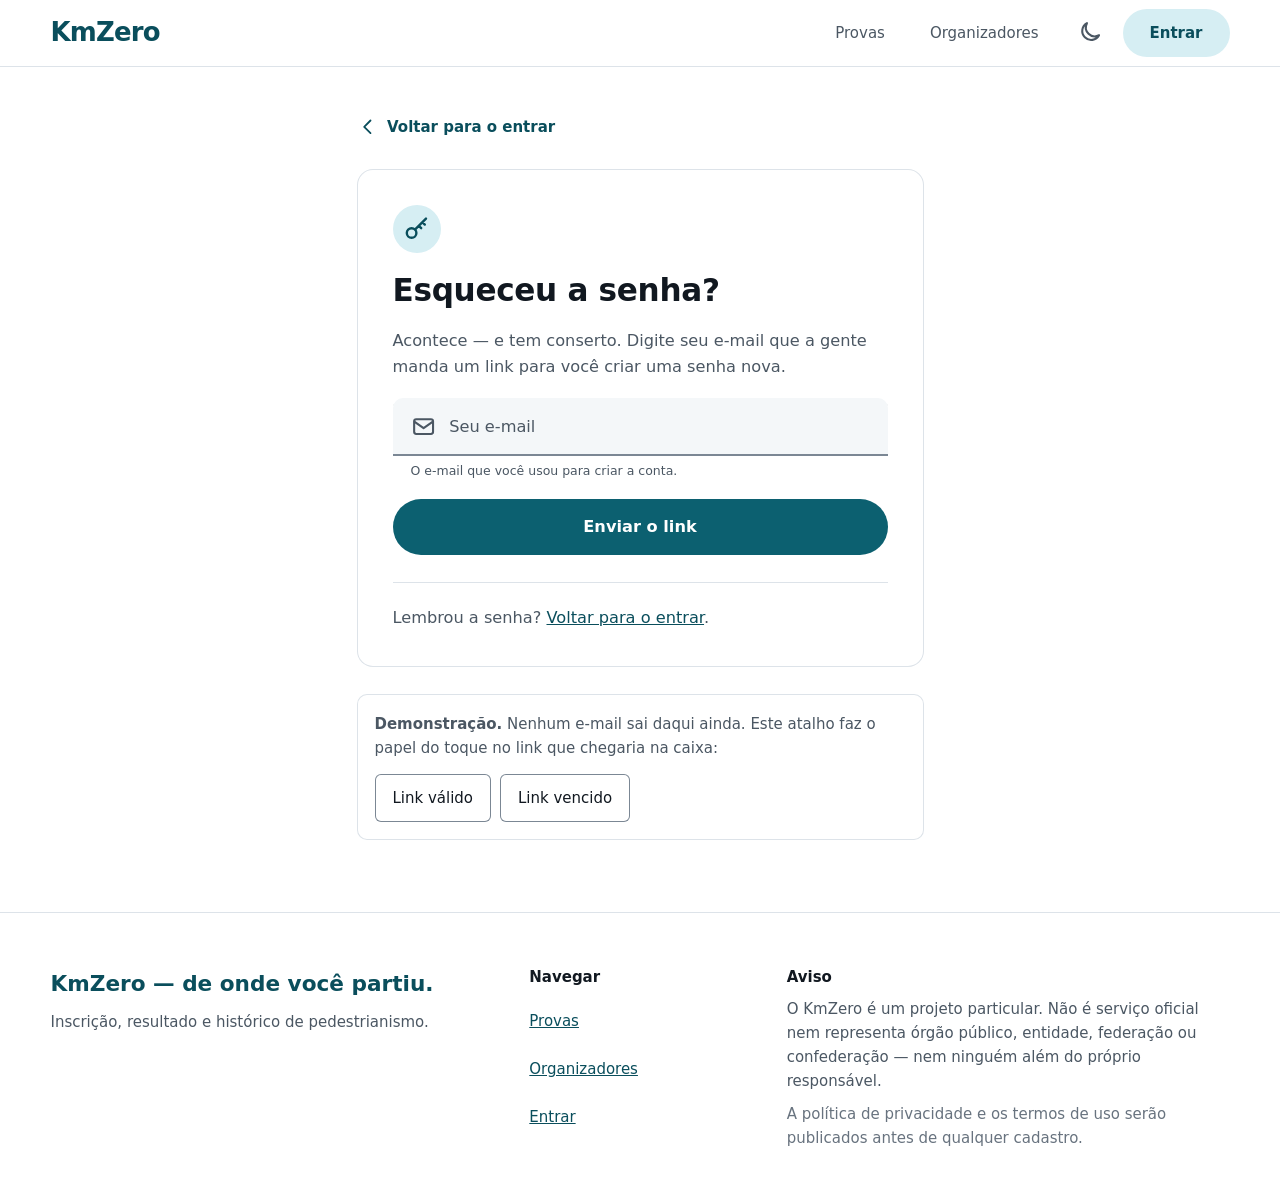
<file: apps/web/recuperar-senha.html>
<!doctype html>
<html lang="pt-BR">
<head>
<meta charset="utf-8">
<!-- §3 princípio 4 / §8 item 1: zoom por pinça SEMPRE permitido. -->
<meta name="viewport" content="width=device-width, initial-scale=1">
<title>Esqueci minha senha — KmZero</title>
<meta name="description" content="Receba um e-mail para criar uma senha nova no KmZero.">
<meta name="robots" content="noindex">
<meta name="theme-color" content="#062E38" media="(prefers-color-scheme: light)">
<meta name="theme-color" content="#0B1117" media="(prefers-color-scheme: dark)">
<link rel="icon" href="favicon.svg" type="image/svg+xml">
<link rel="stylesheet" href="estilos/tokens.css">
<link rel="stylesheet" href="estilos/material.css">
<link rel="stylesheet" href="estilos/pagina.css">
<link rel="stylesheet" href="estilos/conta.css">
<script>
  try {
    var t = localStorage.getItem("kmzero:tema");
    if (t === "claro" || t === "escuro") document.documentElement.dataset.tema = t;
  } catch (e) {}
</script>
</head>
<body>

<svg class="sprite" aria-hidden="true" focusable="false" xmlns="http://www.w3.org/2000/svg">
  <symbol id="i-envelope" viewBox="0 0 24 24"><rect x="3" y="5" width="18" height="14" rx="2"/><path d="M3.5 7.5l8.5 6 8.5-6"/></symbol>
  <symbol id="i-chave" viewBox="0 0 24 24"><circle cx="8" cy="15" r="4"/><path d="M11 12l9-9M17 6l2 2M14 9l2 2"/></symbol>
  <symbol id="i-alerta" viewBox="0 0 24 24"><path d="M12 3l9 16H3z"/><path d="M12 9v4M12 16.5v.5"/></symbol>
  <symbol id="i-relogio" viewBox="0 0 24 24"><circle cx="12" cy="12" r="9"/><path d="M12 7v5l3 2"/></symbol>
  <symbol id="i-cadeado" viewBox="0 0 24 24"><rect x="4.5" y="10" width="15" height="10" rx="2"/><path d="M8 10V7a4 4 0 0 1 8 0v3"/></symbol>
  <symbol id="i-voltar" viewBox="0 0 24 24"><path d="M15 5l-7 7 7 7"/></symbol>
  <symbol id="i-lua" viewBox="0 0 24 24"><path d="M21 14.5A8.5 8.5 0 0 1 9.5 3a8.5 8.5 0 1 0 11.5 11.5z"/></symbol>
</svg>

<a class="pular-para-conteudo" href="#conteudo">Pular para o formulário</a>

<header class="cabecalho md-app-bar">
  <div class="cabecalho__interno faixa">
    <a class="marca md-estado" href="index.html">KmZero</a>

    <nav class="nav" aria-label="Principal">
      <ul class="nav__lista" role="list">
        <li><a class="md-botao md-botao--text md-estado nav__item" href="index.html#resultados">Provas</a></li>
        <li><a class="md-botao md-botao--text md-estado nav__item" href="index.html#organizador">Organizadores</a></li>
      </ul>
    </nav>

    <div class="cabecalho__acoes">
      <button type="button" id="alternar-tema" class="md-icon-botao md-estado" hidden
              aria-pressed="false">
        <svg class="icone" aria-hidden="true" focusable="false"><use href="#i-lua"/></svg>
        <span class="oculto-visual" id="rotulo-tema">Ativar modo escuro</span>
      </button>
      <a class="md-botao md-botao--tonal md-estado" href="entrar.html">Entrar</a>
    </div>
  </div>
</header>

<main id="conteudo" class="conta">
<div class="faixa conta__coluna">

  <a class="conta__voltar md-botao md-botao--text md-estado" href="entrar.html">
    <svg class="icone" aria-hidden="true" focusable="false"><use href="#i-voltar"/></svg>
    Voltar para o entrar
  </a>

  <div class="conta__cartao md-card md-card--outlined">
    <div class="conta__estado">

      <!-- ═══ ESTADO 1: PEDIR O E-MAIL ═════════════════════════════ -->
      <div id="estado-formulario">
        <span class="conta__selo" aria-hidden="true">
          <svg class="icone" focusable="false"><use href="#i-chave"/></svg>
        </span>
        <h1 class="conta__titulo md-headline-small">Esqueceu a senha?</h1>
        <p class="conta__linha-fina md-body-medium">
          Acontece — e tem conserto. Digite seu e-mail que a gente manda
          um link para você criar uma senha nova.
        </p>

        <p class="md-banner md-banner--error" id="erro-formulario" role="alert" hidden>
          <svg class="icone" aria-hidden="true" focusable="false"><use href="#i-alerta"/></svg>
          <span>
            <strong class="conta__banner-titulo" id="erro-formulario-titulo"></strong>
            <span id="erro-formulario-texto"></span>
          </span>
        </p>

        <form class="conta__forma" id="forma-recuperar" method="post" action="/api/conta/recuperar-senha" novalidate>
          <div>
            <div class="md-campo md-campo--com-icone" id="caixa-email">
              <svg class="icone md-campo__icone" aria-hidden="true" focusable="false"><use href="#i-envelope"/></svg>
              <input type="email" id="campo-email" name="email" class="md-campo__entrada"
                     placeholder="voce@exemplo.com.br"
                     autocomplete="username" inputmode="email"
                     autocapitalize="off" spellcheck="false"
                     required aria-describedby="ajuda-email">
              <label class="md-campo__rotulo" for="campo-email">Seu e-mail</label>
            </div>

            <p class="conta__erro-campo" id="erro-email" role="alert" hidden>
              <svg class="icone" aria-hidden="true" focusable="false"><use href="#i-alerta"/></svg>
              <span id="erro-email-texto"></span>
            </p>

            <p class="md-campo__suporte" id="ajuda-email">
              O e-mail que você usou para criar a conta.
            </p>
          </div>

          <button type="submit" class="md-botao md-botao--filled md-botao--grande md-estado conta__acao" id="botao-recuperar">
            Enviar o link
          </button>
        </form>

        <noscript>
          <p class="md-banner md-banner--warning">
            <svg class="icone" aria-hidden="true" focusable="false"><use href="#i-alerta"/></svg>
            <span>
              <strong class="conta__banner-titulo">Esta tela precisa de JavaScript</strong>
              A busca por provas funciona sem ele. Ative o JavaScript e
              recarregue a página.
            </span>
          </p>
        </noscript>

        <div class="conta__rodape-cartao">
          <p>
            Lembrou a senha? <a href="entrar.html">Voltar para o entrar</a>.
          </p>
        </div>
      </div>

      <!-- ═══ ESTADO 2: E-MAIL A CAMINHO ═══════════════════════════
           A confirmação NÃO diz se a conta existe. Tela que responde
           "esse e-mail não está cadastrado" entrega, de graça, uma lista
           de quem tem conta aqui para quem estiver testando endereços. -->
      <div id="estado-enviado" hidden>
        <span class="conta__selo" aria-hidden="true">
          <svg class="icone" focusable="false"><use href="#i-envelope"/></svg>
        </span>
        <h1 class="conta__titulo md-headline-small">Verifique seu e-mail.</h1>
        <p class="conta__linha-fina md-body-medium">
          Se existir uma conta com
          <span class="conta__email" id="email-destino">esse endereço</span>
          o link para criar a senha nova chega em instantes.
        </p>

        <ol class="conta__passos">
          <li>Abra o e-mail do KmZero na sua caixa de entrada.</li>
          <li>Toque em <strong>Criar senha nova</strong>.</li>
          <li>Escolha a senha e pronto — você já entra com ela.</li>
        </ol>

        <p class="conta__nota">
          <svg class="icone" aria-hidden="true" focusable="false"><use href="#i-relogio"/></svg>
          <span>O link vale <strong>1 hora</strong> e funciona
          <strong>uma vez só</strong>. Enquanto você não criar a senha
          nova, a antiga continua valendo.</span>
        </p>

        <details class="conta__detalhes">
          <summary class="conta__resumo md-estado">E se o e-mail não chegar?</summary>
          <div class="conta__painel">
            <ul>
              <li>Espere um minuto: quase sempre é só a fila do provedor.</li>
              <li>Olhe no spam, no lixo eletrônico e nas abas Promoções e Social.</li>
              <li>O remetente é <strong>contato@kmzero.com.br</strong>. Marcar
                  como "não é spam" resolve para as próximas vezes.</li>
              <li>Confira se o endereço está certo. Se não estiver,
                  <a href="recuperar-senha.html">tente com outro e-mail</a>.</li>
              <li>Talvez a conta seja de outro endereço — ou ainda não
                  exista. <a href="criar-conta.html">Criar uma conta</a>
                  leva menos de um minuto.</li>
            </ul>
          </div>
        </details>

        <form class="conta__forma" id="forma-reenviar" method="post" action="/api/conta/recuperar-senha">
          <input type="hidden" name="email" id="campo-email-reenvio" value="">
          <button type="submit" class="md-botao md-botao--outlined md-botao--grande md-estado conta__acao" id="botao-reenviar">
            Enviar o link de novo
          </button>
          <p class="conta__nota" id="aviso-reenvio" role="status" hidden>
            <svg class="icone" aria-hidden="true" focusable="false"><use href="#i-relogio"/></svg>
            <span id="aviso-reenvio-texto"></span>
          </p>
        </form>

        <div class="conta__rodape-cartao">
          <p>
            <a href="entrar.html">Voltar para o entrar</a>
          </p>
        </div>
      </div>

    </div>
  </div>

  <div class="conta__demo">
    <p><strong>Demonstração.</strong> Nenhum e-mail sai daqui ainda. Este
    atalho faz o papel do toque no link que chegaria na caixa:</p>
    <ul>
      <li><a class="md-chip-atalho md-estado" href="redefinir-senha.html?oobCode=demo-valido">Link válido</a></li>
      <li><a class="md-chip-atalho md-estado" href="redefinir-senha.html?oobCode=demo-expirado">Link vencido</a></li>
    </ul>
  </div>

</div>
</main>

<footer class="rodape">
  <div class="faixa rodape__interno">
    <div class="rodape__bloco">
      <p class="rodape__assinatura">KmZero — de onde você partiu.</p>
      <p class="rodape__texto">Inscrição, resultado e histórico de pedestrianismo.</p>
    </div>

    <nav class="rodape__bloco" aria-label="Rodapé">
      <h2 class="rodape__titulo md-label-large">Navegar</h2>
      <ul role="list">
        <li><a href="index.html#resultados">Provas</a></li>
        <li><a href="index.html#organizador">Organizadores</a></li>
        <li><a href="entrar.html">Entrar</a></li>
      </ul>
    </nav>

    <div class="rodape__bloco">
      <h2 class="rodape__titulo md-label-large">Aviso</h2>
      <p class="rodape__texto">
        O KmZero é um projeto particular. Não é serviço oficial nem representa
        órgão público, entidade, federação ou confederação — nem ninguém além
        do próprio responsável.
      </p>
      <p class="rodape__texto rodape__texto--fraco">
        A política de privacidade e os termos de uso serão publicados antes de
        qualquer cadastro.
      </p>
    </div>
  </div>
</footer>

<script src="js/tema.js" defer></script>
<script src="js/conta.js" defer></script>
</body>
</html>
</file>
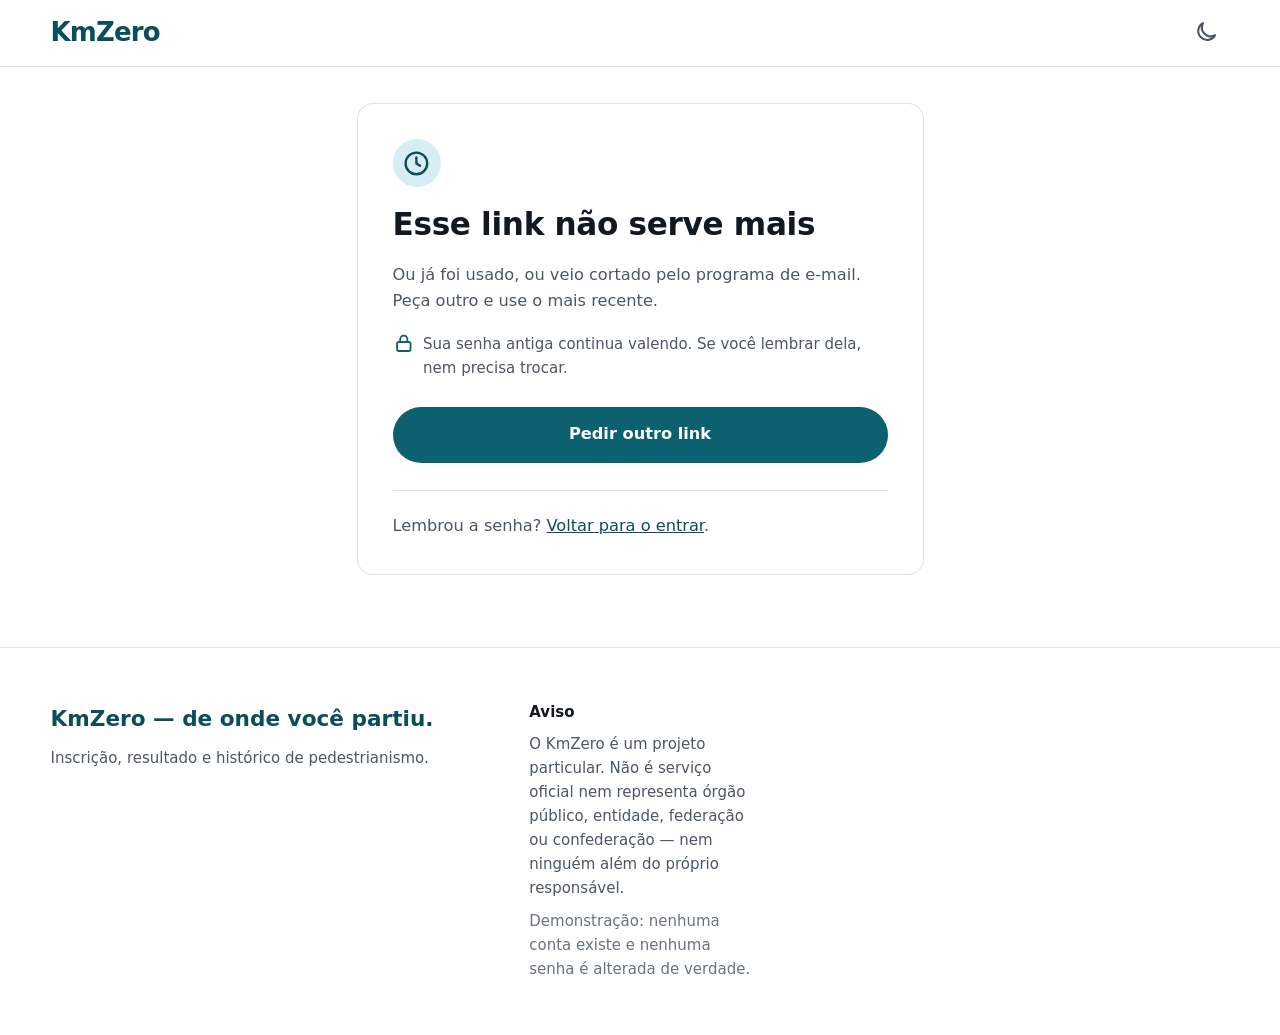
<file: apps/web/redefinir-senha.html>
<!doctype html>
<html lang="pt-BR">
<head>
<meta charset="utf-8">
<!-- §3 princípio 4 / §8 item 1: zoom por pinça SEMPRE permitido. -->
<meta name="viewport" content="width=device-width, initial-scale=1">
<title>Criar senha nova — KmZero</title>
<meta name="description" content="Escolha uma senha nova para a sua conta do KmZero.">
<meta name="robots" content="noindex">
<meta name="theme-color" content="#062E38" media="(prefers-color-scheme: light)">
<meta name="theme-color" content="#0B1117" media="(prefers-color-scheme: dark)">
<link rel="icon" href="favicon.svg" type="image/svg+xml">
<link rel="stylesheet" href="estilos/tokens.css">
<link rel="stylesheet" href="estilos/material.css">
<link rel="stylesheet" href="estilos/pagina.css">
<link rel="stylesheet" href="estilos/conta.css">
<script>
  try {
    var t = localStorage.getItem("kmzero:tema");
    if (t === "claro" || t === "escuro") document.documentElement.dataset.tema = t;
  } catch (e) {}
</script>
</head>
<body>

<svg class="sprite" aria-hidden="true" focusable="false" xmlns="http://www.w3.org/2000/svg">
  <symbol id="i-cadeado" viewBox="0 0 24 24"><rect x="4.5" y="10" width="15" height="10" rx="2"/><path d="M8 10V7a4 4 0 0 1 8 0v3"/></symbol>
  <symbol id="i-chave" viewBox="0 0 24 24"><circle cx="8" cy="15" r="4"/><path d="M11 12l9-9M17 6l2 2M14 9l2 2"/></symbol>
  <symbol id="i-olho" viewBox="0 0 24 24"><path d="M2 12s3.6-6 10-6 10 6 10 6-3.6 6-10 6-10-6-10-6z"/><circle cx="12" cy="12" r="3"/></symbol>
  <symbol id="i-olho-corte" viewBox="0 0 24 24"><path d="M2 12s3.6-6 10-6 10 6 10 6-3.6 6-10 6-10-6-10-6z"/><circle cx="12" cy="12" r="3"/><path d="M4 20L20 4"/></symbol>
  <symbol id="i-alerta" viewBox="0 0 24 24"><path d="M12 3l9 16H3z"/><path d="M12 9v4M12 16.5v.5"/></symbol>
  <symbol id="i-check" viewBox="0 0 24 24"><path d="M4 12.5l5 5L20 6.5"/></symbol>
  <symbol id="i-ponto" viewBox="0 0 24 24"><circle cx="12" cy="12" r="3.5"/></symbol>
  <symbol id="i-relogio" viewBox="0 0 24 24"><circle cx="12" cy="12" r="9"/><path d="M12 7v5l3 2"/></symbol>
  <symbol id="i-lua" viewBox="0 0 24 24"><path d="M21 14.5A8.5 8.5 0 0 1 9.5 3a8.5 8.5 0 1 0 11.5 11.5z"/></symbol>
</svg>

<a class="pular-para-conteudo" href="#conteudo">Pular para o conteúdo</a>

<header class="cabecalho md-app-bar">
  <div class="cabecalho__interno faixa">
    <a class="marca md-estado" href="index.html">KmZero</a>
    <div class="cabecalho__acoes">
      <button type="button" id="alternar-tema" class="md-icon-botao md-estado" hidden
              aria-pressed="false">
        <svg class="icone" aria-hidden="true" focusable="false"><use href="#i-lua"/></svg>
        <span class="oculto-visual" id="rotulo-tema">Ativar modo escuro</span>
      </button>
    </div>
  </div>
</header>

<!-- ═══ A TELA DO LINK DE REDEFINIÇÃO ════════════════════════════════
     Alvo do link que vai no e-mail. O código de uso único chega na URL
     como ?oobCode= — é o nome que o Firebase Auth usa; um Worker
     próprio usaria o mesmo formato para esta tela não precisar mudar.

     Ordem dos estados: confere o código primeiro, formulário depois.
     Deixar a pessoa escolher e digitar uma senha nova para só então
     dizer "esse link venceu" é trabalho jogado fora.                 -->
<main id="conteudo" class="conta">
<div class="faixa conta__coluna">

  <div class="conta__cartao md-card md-card--outlined">
    <div class="conta__estado">

      <!-- ═══ ESTADO 1: CONFERINDO O LINK ══════════════════════════
           §7.2: skeleton com a forma do conteúdo, nunca spinner. -->
      <div id="estado-verificando" role="status">
        <span class="conta__selo" aria-hidden="true">
          <svg class="icone" focusable="false"><use href="#i-chave"/></svg>
        </span>
        <h1 class="conta__titulo md-headline-small">Conferindo o link…</h1>
        <p class="conta__linha-fina md-body-medium">Leva um instante.</p>
        <p class="conta__skeleton" aria-hidden="true">
          <span></span><span></span><span></span>
        </p>
      </div>

      <!-- ═══ ESTADO 2: ESCOLHER A SENHA NOVA ══════════════════════ -->
      <div id="estado-formulario" hidden>
        <span class="conta__selo" aria-hidden="true">
          <svg class="icone" focusable="false"><use href="#i-chave"/></svg>
        </span>
        <h1 class="conta__titulo md-headline-small">Crie sua senha nova.</h1>
        <p class="conta__linha-fina md-body-medium">
          É a senha da conta de
          <span class="conta__email" id="email-conta">seu e-mail</span>
        </p>

        <p class="md-banner md-banner--error" id="erro-formulario" role="alert" hidden>
          <svg class="icone" aria-hidden="true" focusable="false"><use href="#i-alerta"/></svg>
          <span>
            <strong class="conta__banner-titulo" id="erro-formulario-titulo"></strong>
            <span id="erro-formulario-texto"></span>
          </span>
        </p>

        <form class="conta__forma" id="forma-redefinir" method="post" action="/api/conta/redefinir-senha" novalidate>
          <input type="hidden" name="codigo" id="campo-codigo" value="">

          <div>
            <div class="md-campo md-campo--com-icone md-campo--com-acao" id="caixa-senha">
              <svg class="icone md-campo__icone" aria-hidden="true" focusable="false"><use href="#i-cadeado"/></svg>
              <input type="password" id="campo-senha" name="senha" class="md-campo__entrada"
                     placeholder="sua senha nova"
                     autocomplete="new-password"
                     required aria-describedby="requisitos-senha">
              <label class="md-campo__rotulo" for="campo-senha">Senha nova</label>
              <button type="button" class="md-icon-botao md-estado md-campo__acao"
                      id="mostrar-senha" aria-pressed="false" aria-controls="campo-senha">
                <svg class="icone" aria-hidden="true" focusable="false"><use href="#i-olho"/></svg>
                <span class="oculto-visual" id="rotulo-mostrar-senha">Mostrar a senha</span>
              </button>
            </div>

            <p class="conta__erro-campo" id="erro-senha" role="alert" hidden>
              <svg class="icone" aria-hidden="true" focusable="false"><use href="#i-alerta"/></svg>
              <span id="erro-senha-texto"></span>
            </p>

            <ul class="conta__requisitos" id="requisitos-senha" role="list">
              <li data-regra="tamanho">
                <svg class="icone" aria-hidden="true" focusable="false"><use href="#i-ponto"/></svg>
                <span>Pelo menos 8 caracteres</span>
              </li>
              <li data-regra="obvia">
                <svg class="icone" aria-hidden="true" focusable="false"><use href="#i-ponto"/></svg>
                <span>Nada de sequência óbvia, como 12345678 ou a palavra senha</span>
              </li>
            </ul>
          </div>

          <div>
            <div class="md-campo md-campo--com-icone" id="caixa-senha2">
              <svg class="icone md-campo__icone" aria-hidden="true" focusable="false"><use href="#i-cadeado"/></svg>
              <input type="password" id="campo-senha2" name="senha_confirmacao" class="md-campo__entrada"
                     placeholder="repita a senha nova"
                     autocomplete="new-password"
                     required aria-describedby="ajuda-senha2">
              <label class="md-campo__rotulo" for="campo-senha2">Repita a senha nova</label>
            </div>

            <p class="conta__erro-campo" id="erro-senha2" role="alert" hidden>
              <svg class="icone" aria-hidden="true" focusable="false"><use href="#i-alerta"/></svg>
              <span id="erro-senha2-texto"></span>
            </p>

            <p class="md-campo__suporte" id="ajuda-senha2">
              As duas precisam ser iguais.
            </p>
          </div>

          <button type="submit" class="md-botao md-botao--filled md-botao--grande md-estado conta__acao" id="botao-redefinir">
            Salvar a senha nova
          </button>
        </form>
      </div>

      <!-- ═══ ESTADO 3: DEU CERTO ══════════════════════════════════ -->
      <div id="estado-sucesso" hidden>
        <span class="conta__selo conta__selo--sucesso" aria-hidden="true">
          <svg class="icone" focusable="false"><use href="#i-check"/></svg>
        </span>
        <h1 class="conta__titulo md-headline-small">Senha trocada.</h1>
        <p class="conta__linha-fina md-body-medium">
          A senha antiga não vale mais. Entre com a nova.
        </p>

        <p class="conta__nota">
          <svg class="icone" aria-hidden="true" focusable="false"><use href="#i-cadeado"/></svg>
          <span>Se você não pediu essa troca, alguém com acesso ao seu
          e-mail pediu. Troque também a senha do e-mail — é a porta que
          abre todas as outras.</span>
        </p>

        <p class="conta__acoes">
          <a class="md-botao md-botao--filled md-botao--grande md-estado conta__acao"
             href="entrar.html?aviso=senha-alterada">Entrar com a senha nova</a>
        </p>
      </div>

      <!-- ═══ ESTADO 4: O LINK NÃO SERVE ═══════════════════════════
           Vencido, já usado ou torto. Um caminho só para sair daqui:
           pedir outro. §7.3 — o que aconteceu, por quê, o que fazer.  -->
      <div id="estado-invalido" hidden>
        <span class="conta__selo" aria-hidden="true">
          <svg class="icone" focusable="false"><use href="#i-relogio"/></svg>
        </span>
        <h1 class="conta__titulo md-headline-small" id="invalido-titulo">Esse link não serve mais.</h1>
        <p class="conta__linha-fina md-body-medium" id="invalido-texto">
          O link de senha vale 1 hora e funciona uma vez só. Peça outro —
          é rápido, e o próximo chega em instantes.
        </p>

        <p class="conta__nota">
          <svg class="icone" aria-hidden="true" focusable="false"><use href="#i-cadeado"/></svg>
          <span>Sua senha antiga continua valendo. Se você lembrar dela,
          nem precisa trocar.</span>
        </p>

        <p class="conta__acoes">
          <a class="md-botao md-botao--filled md-botao--grande md-estado conta__acao"
             href="recuperar-senha.html">Pedir outro link</a>
        </p>

        <div class="conta__rodape-cartao">
          <p>
            Lembrou a senha? <a href="entrar.html">Voltar para o entrar</a>.
          </p>
        </div>
      </div>

    </div>
  </div>

  <noscript>
    <div class="conta__demo">
      <p><strong>Sem JavaScript nesta demonstração.</strong> Trocar a
      senha depende de JavaScript nesta tela.
      <a href="entrar.html">Voltar para o entrar</a>.</p>
    </div>
  </noscript>

</div>
</main>

<footer class="rodape">
  <div class="faixa rodape__interno">
    <div class="rodape__bloco">
      <p class="rodape__assinatura">KmZero — de onde você partiu.</p>
      <p class="rodape__texto">Inscrição, resultado e histórico de pedestrianismo.</p>
    </div>

    <div class="rodape__bloco">
      <h2 class="rodape__titulo md-label-large">Aviso</h2>
      <p class="rodape__texto">
        O KmZero é um projeto particular. Não é serviço oficial nem representa
        órgão público, entidade, federação ou confederação — nem ninguém além
        do próprio responsável.
      </p>
      <p class="rodape__texto rodape__texto--fraco">
        Demonstração: nenhuma conta existe e nenhuma senha é alterada de
        verdade.
      </p>
    </div>
  </div>
</footer>

<script src="js/tema.js" defer></script>
<script src="js/conta.js" defer></script>
</body>
</html>
</file>
<file: apps/web/estilos/tokens.css>
/* ═══════════════════════════════════════════════════════════════════
   KmZero — Design Tokens
   Fonte única de verdade. Nenhum hex deve existir fora deste arquivo.
   Documentação e contrastes medidos: ../03-design-system.md

   Todo par cor/fundo abaixo tem contraste WCAG 2.2 calculado e anotado.
   Ao alterar qualquer cor, RECALCULE e atualize o comentário e a §4 do doc.
   ═══════════════════════════════════════════════════════════════════ */

:root {
  /* ─── TIPOGRAFIA ───────────────────────────────────────────────
     Base 18px (não 16): público com categorias oficiais até 80+.
     A leitura precisa ser confortável ANTES de qualquer recurso
     de acessibilidade. Escala modular razão 1.2 (terça menor).      */

  --fonte-ui: "Inter", system-ui, -apple-system, "Segoe UI", Roboto, sans-serif;
  --fonte-num: "Inter", system-ui, sans-serif;

  --txt-base-px: 18px;

  --txt-3xs:  0.694rem;  /* 12.5px — SÓ rótulo de eixo de gráfico   */
  --txt-2xs:  0.833rem;  /* 15.0px — metadado, legenda              */
  --txt-xs:   0.900rem;  /* 16.2px — texto secundário               */
  --txt-base: 1.000rem;  /* 18.0px — CORPO DE TEXTO. O padrão.      */
  --txt-lg:   1.200rem;  /* 21.6px — subtítulo                      */
  --txt-xl:   1.440rem;  /* 25.9px — título de seção                */
  --txt-2xl:  1.728rem;  /* 31.1px — título de página               */
  --txt-3xl:  2.074rem;  /* 37.3px — número-herói                   */
  --txt-4xl:  2.488rem;  /* 44.8px — contador regressivo da janela  */

  --peso-normal:  400;   /* mínimo permitido — nada de 300          */
  --peso-medio:   500;
  --peso-semi:    600;
  --peso-forte:   700;
  --peso-extra:   800;

  --lh-apertado:  1.1;
  --lh-titulo:    1.25;
  --lh-subtitulo: 1.4;
  --lh-corpo:     1.6;

  --medida-leitura: 66ch;
  --largura-conteudo: 68rem;

  /* ─── ESPAÇAMENTO — grade de 4px ────────────────────────────── */
  --esp-1:   0.25rem;   /*  4px */
  --esp-2:   0.5rem;    /*  8px */
  --esp-3:   0.75rem;   /* 12px */
  --esp-4:   1rem;      /* 16px */
  --esp-5:   1.25rem;   /* 20px */
  --esp-6:   1.5rem;    /* 24px */
  --esp-8:   2rem;      /* 32px */
  --esp-12:  3rem;      /* 48px */
  --esp-16:  4rem;      /* 64px */

  /* ─── ALVO DE TOQUE ─────────────────────────────────────────────
     WCAG 2.2 AA exige 24px (2.5.8). Usamos 48px — o dobro.
     Justificativa: tremor, artrite, uso em movimento na rua.       */
  --alvo-min:        48px;  /* botão de ícone, item de lista        */
  --alvo-botao:      56px;  /* botão primário                       */
  --alvo-critico:    96px;  /* ConfirmacaoCard — a ação do produto  */
  --alvo-separacao:   8px;  /* espaço mínimo entre alvos adjacentes */

  /* ─── RAIO ──────────────────────────────────────────────────── */
  --raio-sm:   6px;
  --raio-md:  10px;
  --raio-lg:  16px;
  --raio-xl:  24px;
  --raio-full: 9999px;

  /* ─── MOVIMENTO ─────────────────────────────────────────────── */
  --motion-rapido:  120ms;
  --motion-padrao:  200ms;
  --motion-lento:   320ms;
  --motion-curva:   cubic-bezier(0.2, 0, 0.2, 1);

  /* ─── BREAKPOINTS (em em, para respeitar o zoom do usuário) ─── */
  --bp-sm: 30em;   /* 480px */
  --bp-md: 48em;   /* 768px */
  --bp-lg: 64em;   /* 1024px */
  --bp-xl: 80em;   /* 1280px */

  /* ═══ MODO CLARO — padrão ═════════════════════════════════════ */

  /* Superfícies */
  --cor-fundo:       #FFFFFF;
  --cor-superficie:  #F4F7F9;
  --cor-superficie-2:#E9EEF2;

  /* Texto — contraste sobre --cor-fundo */
  --cor-texto:        #111820;  /* 17.87:1 AAA  (16.61:1 em superfície) */
  --cor-texto-suave:  #4B5763;  /*  7.39:1 AAA  ( 6.87:1 em superfície) */
  --cor-texto-fraco:  #68737F;  /*  4.83:1 AA   — metadado, timestamp   */
  --cor-texto-invertido: #FFFFFF;

  /* Primária "Maré" — teal profundo. Litoral + credibilidade.     */
  --cor-primaria-900: #062E38;
  --cor-primaria-700: #0A4E5C;  /*  9.30:1 AAA — link, texto de marca   */
  --cor-primaria-600: #0C6070;  /*  7.19:1 AAA — fundo de botão primário
                                   (branco sobre ele: 7.19:1 AAA)      */
  --cor-primaria-500: #0E7A8C;  /*  5.02:1 AA  — ícone, borda ativa     */
  --cor-primaria-100: #D6EEF3;  /* chip: texto 700 sobre ele = 7.70:1   */
  --cor-primaria-50:  #EEF8FA;

  /* Acento "Largada" — laranja queimado.
     SAGRADO: só ação crítica e urgência. Nunca decoração geral.    */
  --cor-acento-700: #9A3E00;  /*  6.86:1 AA — texto de urgência         */
  --cor-acento-600: #B84A00;  /*  5.23:1 AA — fundo de botão crítico
                                 (branco sobre ele: 5.23:1 AA)          */
  --cor-acento-500: #E05E00;  /*  3.64:1 — SÓ decoração e texto ≥24px.
                                 PROIBIDO em corpo de texto.            */
  --cor-acento-100: #FFE7D6;  /* chip: texto 700 sobre ele = 5.76:1     */

  /* Semânticas */
  --cor-sucesso-700: #0E6B3A;  /* 6.60:1 AA  (branco sobre: 6.60:1)     */
  --cor-sucesso-100: #D6F2E1;  /* chip = 5.54:1                         */
  --cor-alerta-700:  #8A5200;  /* 6.39:1 AA  (branco sobre: 6.39:1)     */
  --cor-alerta-100:  #FBEDD0;  /* chip = 5.51:1                         */
  --cor-perigo-700:  #A81E14;  /* 7.34:1 AAA (branco sobre: 7.34:1)     */
  --cor-perigo-100:  #FBE0DE;  /* chip = 5.88:1                         */

  /* Favoritar — o coração do "amei". Fora das semânticas de status de
     propósito: favoritar não é sucesso, alerta nem erro.
     #C2185B sobre fundo = 5.87:1 AA · sobre superfície = 5.46:1 AA     */
  --cor-favorito:    #C2185B;

  /* Bordas */
  --cor-borda:       #DDE3E9;  /* 1.31:1 — DECORATIVA. Divisória sem
                                  função semântica.                     */
  --cor-borda-forte: #7B8794;  /* 3.66:1 — WCAG 1.4.11. Obrigatória em
                                  campo, checkbox, contorno de componente */

  /* Foco — nunca remover sem substituto */
  --cor-foco:        #0C6070;  /* 7.19:1 sobre fundo, 6.68:1 sobre superfície */
  --foco-largura:    3px;
  --foco-offset:     2px;

  /* Elevação — três níveis, sombra com base do teal (não preto puro) */
  --sombra-1: 0 1px 2px rgba(6, 46, 56, 0.06),
              0 1px 3px rgba(6, 46, 56, 0.10);
  --sombra-2: 0 4px 8px rgba(6, 46, 56, 0.08),
              0 2px 4px rgba(6, 46, 56, 0.06);
  --sombra-3: 0 12px 24px rgba(6, 46, 56, 0.12),
              0 4px 8px rgba(6, 46, 56, 0.08);

  /* ─── PALETA DE DADOS — categórica ──────────────────────────────
     4 SLOTS. NÃO existe uma 5ª. Validada com o validador de CVD em
     TODOS os pares (não só adjacentes), nas duas superfícies:
       Banda L .......... PASS (todas em 0.43–0.77)
       Piso de croma .... PASS (todas >= 0.1)
       Separação CVD .... PASS (pior par 8.5 deutan / 9.3 tritan)
       Visão normal ..... PASS (pior par 18.4)
       Contraste ........ PASS (todas >= 3:1)
     Uma 5ª cor derruba a separação para daltônicos. Precisa de mais
     séries? Vire small multiples ou agregue em "Outros".
     Ordem FIXA — nunca ciclar, nunca reatribuir por ranking.        */
  --dado-1: #0098B5;  /* VOCÊ — sempre o slot 1                     */
  --dado-2: #E06A00;  /* comparação principal / rival               */
  --dado-3: #C43A7E;  /* mediana da categoria                       */
  --dado-4: #5B5BD6;  /* quarta série                               */

  /* ─── RAMPA SEQUENCIAL — magnitude ──────────────────────────────
     Mapa de Datas (densidade de provas por dia), heatmap de
     participação. Uma única matiz, L monotônica.
       Monotonicidade .. PASS   Gaps de L ...... PASS
       Extremo claro ... PASS (2.09:1 vs #FFFFFF)
       Matiz única ..... PASS (dispersão 4°)                        */
  --densidade-1: #66C0D3;  /* menor */
  --densidade-2: #39A3BC;
  --densidade-3: #17859C;
  --densidade-4: #0A6577;
  --densidade-5: #064854;  /* maior */
  --densidade-0: #E9EEF2;  /* zero — neutro, nunca a matiz          */
}

/* ═══ MODO ESCURO ═══════════════════════════════════════════════
   Não é inversão. Fundos dessaturados e cores de marca clareadas —
   cor saturada sobre preto vibra e cansa.
   Definido em @media (preferência do sistema) E em [data-tema]
   (escolha explícita), para que o seletor manual vença nos dois
   sentidos.                                                        */

@media (prefers-color-scheme: dark) {
  :root:not([data-tema="claro"]) {
    --cor-fundo:        #0B1117;
    --cor-superficie:   #141C24;
    --cor-superficie-2: #1D2731;

    --cor-texto:        #E8EDF2;  /* 16.11:1 AAA (14.60:1 em superfície) */
    --cor-texto-suave:  #A3B0BC;  /*  8.58:1 AAA ( 7.77:1 em superfície) */
    --cor-texto-fraco:  #7E8B98;  /*  5.45:1 AA                          */
    --cor-texto-invertido: #0B1117;

    --cor-primaria-900: #C7EAF1;
    --cor-primaria-700: #8ADBE8;
    --cor-primaria-600: #5BC5D8;  /* 9.42:1 AAA (8.53:1 em superfície)
                                     texto escuro sobre ele: 9.42:1 AAA  */
    --cor-primaria-500: #5BC5D8;
    --cor-primaria-100: #12333C;
    --cor-primaria-50:  #0E262D;

    --cor-acento-700: #FFBE93;
    --cor-acento-600: #FF9E5C;    /* 9.30:1 AAA (8.43:1 em superfície)
                                     texto escuro sobre ele: 9.30:1 AAA  */
    --cor-acento-500: #FF9E5C;
    --cor-acento-100: #3A1D0A;

    --cor-sucesso-700: #4ED07E;   /* 9.62:1 AAA */
    --cor-sucesso-100: #0F2E1D;
    --cor-alerta-700:  #F2B33D;   /* 10.20:1 AAA */
    --cor-alerta-100:  #33260A;
    --cor-perigo-700:  #FF8A80;   /* 8.31:1 AAA */
    --cor-perigo-100:  #3A1512;

    /* Favoritar — 8.87:1 sobre fundo, 8.04:1 sobre superfície (AAA) */
    --cor-favorito:    #FF8FB1;

    --cor-borda:       #232D37;   /* 1.42:1 — decorativa               */
    --cor-borda-forte: #5C6975;   /* 3.37:1 — WCAG 1.4.11              */

    --cor-foco:        #5BC5D8;   /* 9.42:1 sobre fundo, 8.53:1 sobre superfície */

    --sombra-1: 0 1px 2px rgba(0, 0, 0, 0.40), 0 1px 3px rgba(0, 0, 0, 0.30);
    --sombra-2: 0 4px 8px rgba(0, 0, 0, 0.45), 0 2px 4px rgba(0, 0, 0, 0.30);
    --sombra-3: 0 12px 24px rgba(0, 0, 0, 0.55), 0 4px 8px rgba(0, 0, 0, 0.35);

    /* Paleta de dados — steps próprios do modo escuro, NÃO um flip.
       A banda de L do escuro é 0.48–0.67 (mais escura que a do claro):
       marca clara demais sobre fundo escuro vibra e some.
         Banda L ....... PASS   Croma ..... PASS
         CVD ........... PASS (pior par 9.4 deutan)
         Visão normal .. PASS (15.8)   Contraste .. PASS            */
    --dado-1: #1E9DB6;  /* VOCÊ                                      */
    --dado-2: #DC7020;
    --dado-3: #D6427A;
    --dado-4: #7570E0;

    /* Rampa sequencial escura — extremo claro a 2.19:1 vs superfície */
    --densidade-1: #1E5966;
    --densidade-2: #217A8D;
    --densidade-3: #249BB3;
    --densidade-4: #4FBDD1;
    --densidade-5: #8ADAE6;
    --densidade-0: #1D2731;
  }
}

:root[data-tema="escuro"] {
  --cor-fundo:        #0B1117;
  --cor-superficie:   #141C24;
  --cor-superficie-2: #1D2731;

  --cor-texto:        #E8EDF2;
  --cor-texto-suave:  #A3B0BC;
  --cor-texto-fraco:  #7E8B98;
  --cor-texto-invertido: #0B1117;

  --cor-primaria-900: #C7EAF1;
  --cor-primaria-700: #8ADBE8;
  --cor-primaria-600: #5BC5D8;
  --cor-primaria-500: #5BC5D8;
  --cor-primaria-100: #12333C;
  --cor-primaria-50:  #0E262D;

  --cor-acento-700: #FFBE93;
  --cor-acento-600: #FF9E5C;
  --cor-acento-500: #FF9E5C;
  --cor-acento-100: #3A1D0A;

  --cor-sucesso-700: #4ED07E;
  --cor-sucesso-100: #0F2E1D;
  --cor-alerta-700:  #F2B33D;
  --cor-alerta-100:  #33260A;
  --cor-perigo-700:  #FF8A80;
  --cor-perigo-100:  #3A1512;

  /* Favoritar — 8.87:1 sobre fundo, 8.04:1 sobre superfície (AAA) */
  --cor-favorito:    #FF8FB1;

  --cor-borda:       #232D37;
  --cor-borda-forte: #5C6975;
  --cor-foco:        #5BC5D8;

  --sombra-1: 0 1px 2px rgba(0, 0, 0, 0.40), 0 1px 3px rgba(0, 0, 0, 0.30);
  --sombra-2: 0 4px 8px rgba(0, 0, 0, 0.45), 0 2px 4px rgba(0, 0, 0, 0.30);
  --sombra-3: 0 12px 24px rgba(0, 0, 0, 0.55), 0 4px 8px rgba(0, 0, 0, 0.35);

  --dado-1: #1E9DB6;
  --dado-2: #DC7020;
  --dado-3: #D6427A;
  --dado-4: #7570E0;

  --densidade-1: #1E5966;
  --densidade-2: #217A8D;
  --densidade-3: #249BB3;
  --densidade-4: #4FBDD1;
  --densidade-5: #8ADAE6;
  --densidade-0: #1D2731;
}

/* ═══════════════════════════════════════════════════════════════
   BASE — o mínimo que precisa existir junto dos tokens
   ═══════════════════════════════════════════════════════════════ */

html {
  font-size: var(--txt-base-px);   /* 18px, não 16 */
  -webkit-text-size-adjust: 100%;
}

body {
  margin: 0;
  background: var(--cor-fundo);    /* explícito: o host pinta atrás */
  color: var(--cor-texto);
  font-family: var(--fonte-ui);
  font-size: var(--txt-base);
  line-height: var(--lh-corpo);
  font-weight: var(--peso-normal);
  -webkit-font-smoothing: antialiased;
}

/* Foco visível SEMPRE. `outline: none` sem substituto é bug de
   acessibilidade, não escolha de design. */
:focus-visible {
  outline: var(--foco-largura) solid var(--cor-foco);
  outline-offset: var(--foco-offset);
  border-radius: var(--raio-sm);
}

/* Números tabulares em tudo que é dado — tempos e posições não
   podem dançar entre as linhas da classificação. */
.num,
table td,
time,
[data-numerico] {
  font-family: var(--fonte-num);
  font-variant-numeric: tabular-nums;
  font-feature-settings: "tnum" 1;
}

/* Medida de leitura */
.prosa { max-inline-size: var(--medida-leitura); }

/* Todo alvo interativo respeita o mínimo de 48px */
button,
[role="button"],
a.botao,
input[type="checkbox"],
input[type="radio"] {
  min-block-size: var(--alvo-min);
  min-inline-size: var(--alvo-min);
}

/* Conteúdo largo rola dentro do próprio contêiner — o body nunca
   rola horizontalmente. */
.rolagem-x {
  overflow-x: auto;
  -webkit-overflow-scrolling: touch;
}

@media (prefers-reduced-motion: reduce) {
  *,
  *::before,
  *::after {
    animation-duration: 0.01ms !important;
    animation-iteration-count: 1 !important;
    transition-duration: 0.01ms !important;
    scroll-behavior: auto !important;
  }
}
</file>
<file: apps/web/estilos/material.css>
/* ═══════════════════════════════════════════════════════════════════
   KmZero — camada de componentes Material 3

   Os padrões do Material Design 3 (app bar, text field com label
   flutuante, filter chip, state layer, elevação, botões filled/tonal/
   outlined/text) implementados sobre os tokens do KmZero.

   POR QUE NÃO O @material/web: o pacote oficial exige bundler (só
   existe na tarefa C2) e carrega Roboto + Material Symbols do Google
   Fonts, proibido por docs/03 §3.2. Os nomes de token abaixo são os
   mesmos do M3, então trocar esta folha pelo pacote oficial depois é
   religar --md-* aos mesmos valores.

   Onde o M3 e o design system do KmZero discordam, o KmZero vence:
   • altura de alvo: M3 usa 40dp em chip e botão; aqui é 48px (§5.2)
   • tipografia: Roboto → Inter/system-ui (§3.2)
   • cor: paleta própria, com contraste medido (§4)
   ═══════════════════════════════════════════════════════════════════ */

/* ─── Ponte de tokens: papéis de cor do M3 → tokens do KmZero ────── */
:root {
  --md-primary:              var(--cor-primaria-600);
  --md-on-primary:           var(--cor-texto-invertido);
  --md-primary-container:    var(--cor-primaria-100);
  --md-on-primary-container: var(--cor-primaria-700);
  --md-secondary-container:    var(--cor-primaria-100);
  --md-on-secondary-container: var(--cor-primaria-700);

  --md-surface:                var(--cor-fundo);
  --md-surface-container:      var(--cor-superficie);
  --md-surface-container-high: var(--cor-superficie-2);
  --md-on-surface:             var(--cor-texto);
  --md-on-surface-variant:     var(--cor-texto-suave);

  --md-outline:         var(--cor-borda-forte);   /* 3.66:1 — §8 item 4 */
  --md-outline-variant: var(--cor-borda);

  --md-error:           var(--cor-perigo-700);
  --md-error-container: var(--cor-perigo-100);
  --md-success:           var(--cor-sucesso-700);
  --md-success-container: var(--cor-sucesso-100);
  --md-warning:           var(--cor-alerta-700);
  --md-warning-container: var(--cor-alerta-100);

  /* Elevação — o M3 tem 6 níveis; o KmZero usa 3 (§5.4). */
  --md-elev-0: none;
  --md-elev-1: var(--sombra-1);
  --md-elev-2: var(--sombra-2);
  --md-elev-3: var(--sombra-3);

  /* Escala de forma do M3 → raios do KmZero. */
  --md-shape-xs:   var(--raio-sm);
  --md-shape-sm:   var(--raio-md);
  --md-shape-md:   var(--raio-lg);
  --md-shape-lg:   var(--raio-xl);
  --md-shape-full: var(--raio-full);

  /* Opacidades da state layer, direto da especificação do M3. */
  --md-state-hover:   0.08;
  --md-state-focus:   0.12;
  --md-state-pressed: 0.12;
}

/* ─── State layer ───────────────────────────────────────────────────
   O véu de currentColor que o M3 põe sobre o componente em hover, foco
   e pressionado. Fica atrás do conteúdo e acima do fundo.            */
.md-estado {
  position: relative;
  isolation: isolate;
}
.md-estado::before {
  content: "";
  position: absolute;
  inset: 0;
  z-index: -1;
  background: currentColor;
  opacity: 0;
  border-radius: inherit;
  transition: opacity var(--motion-rapido) var(--motion-curva);
  pointer-events: none;
}
.md-estado:hover::before        { opacity: var(--md-state-hover); }
.md-estado:focus-visible::before { opacity: var(--md-state-focus); }
.md-estado:active::before        { opacity: var(--md-state-pressed); }

/* ═══ TIPOGRAFIA — papéis do M3 sobre a escala do KmZero ═════════ */
.md-display-small  { font-size: var(--txt-3xl); font-weight: var(--peso-forte); line-height: var(--lh-apertado); letter-spacing: -0.02em; }
.md-headline-small { font-size: var(--txt-2xl); font-weight: var(--peso-forte); line-height: var(--lh-titulo); letter-spacing: -0.01em; }
.md-title-large    { font-size: var(--txt-xl);  font-weight: var(--peso-semi);  line-height: var(--lh-titulo); }
.md-title-medium   { font-size: var(--txt-lg);  font-weight: var(--peso-semi);  line-height: var(--lh-subtitulo); }
.md-body-large     { font-size: var(--txt-base); line-height: var(--lh-corpo); }
.md-body-medium    { font-size: var(--txt-xs);   line-height: var(--lh-corpo); }
.md-label-large    { font-size: var(--txt-2xs); font-weight: var(--peso-semi); line-height: var(--lh-subtitulo); }
.md-label-small    { font-size: var(--txt-2xs); font-weight: var(--peso-medio); line-height: var(--lh-subtitulo); }

/* ═══ BOTÕES ════════════════════════════════════════════════════
   M3: filled, tonal, outlined, text e icon. Altura de 48px, não os
   40dp da especificação — §5.2 manda.                              */
.md-botao {
  display: inline-flex;
  align-items: center;
  justify-content: center;
  gap: var(--esp-2);
  min-block-size: var(--alvo-min);
  padding-inline: var(--esp-6);
  border: none;
  border-radius: var(--md-shape-full);
  font-family: inherit;
  font-size: var(--txt-2xs);
  font-weight: var(--peso-semi);
  line-height: var(--lh-subtitulo);
  text-align: center;
  text-decoration: none;
  cursor: pointer;
  transition: box-shadow var(--motion-rapido) var(--motion-curva);
}
.md-botao--grande {
  min-block-size: var(--alvo-botao);
  padding-inline: var(--esp-8);
  font-size: var(--txt-xs);
}

.md-botao--filled {
  background: var(--md-primary);
  color: var(--md-on-primary);
}
.md-botao--filled:hover { box-shadow: var(--md-elev-1); }

.md-botao--tonal {
  background: var(--md-secondary-container);
  color: var(--md-on-secondary-container);
}

.md-botao--outlined {
  background: transparent;
  color: var(--md-on-primary-container);
  box-shadow: inset 0 0 0 1px var(--md-outline);
}

.md-botao--text {
  background: transparent;
  color: var(--md-on-primary-container);
  padding-inline: var(--esp-4);
}

/* Indisponível: nunca por opacidade — o público desta interface enxerga
   mal, e texto apagado é texto ilegível. O botão troca de papel de cor
   (7.39:1 no claro) e a razão fica escrita ao lado dele: botão
   desligado sem explicação é a falha cara de §6.1. */
.md-botao:disabled {
  background: var(--md-surface-container-high);
  color: var(--md-on-surface-variant);
  box-shadow: none;
  cursor: default;
}
.md-botao:disabled::before { display: none; }

/* Botão de ícone: 48×48, redondo, sem rótulo visível — o nome
   acessível vem de um <span> fora da tela. */
.md-icon-botao {
  display: inline-flex;
  align-items: center;
  justify-content: center;
  inline-size: var(--alvo-min);
  block-size: var(--alvo-min);
  padding: 0;
  background: transparent;
  color: var(--md-on-surface-variant);
  border: none;
  border-radius: var(--md-shape-full);
  cursor: pointer;
}

/* ═══ CAMPOS — filled text field ═════════════════════════════════
   Label flutuante do M3: em cima quando há conteúdo ou foco, no meio
   quando o campo está vazio. Continua sendo <label> de verdade,
   sempre visível — §8 item 12 proíbe rótulo só no placeholder.     */
.md-campo {
  position: relative;
  display: flex;
  align-items: center;
  gap: var(--esp-3);
  min-block-size: var(--alvo-botao);
  padding-inline: var(--esp-4);
  background: var(--md-surface-container);
  border-radius: var(--md-shape-sm) var(--md-shape-sm) 0 0;
  /* Indicador de ativação: a linha de baixo do M3. Espessa o
     suficiente para valer como contorno de componente (1.4.11). */
  box-shadow: inset 0 -2px 0 0 var(--md-outline);
  transition: box-shadow var(--motion-rapido) var(--motion-curva);
}
.md-campo:focus-within {
  box-shadow: inset 0 -3px 0 0 var(--md-primary);
}

.md-campo__icone {
  color: var(--md-on-surface-variant);
  flex: none;
}

.md-campo__entrada {
  inline-size: 100%;
  min-inline-size: 0;
  padding: var(--esp-6) 0 var(--esp-2);
  background: transparent;
  color: var(--md-on-surface);
  border: none;
  font-family: inherit;
  font-size: var(--txt-xs);
  line-height: var(--lh-subtitulo);
}
.md-campo__entrada:focus { outline: none; }   /* o foco vira a linha + o anel abaixo */
.md-campo:focus-within {
  outline: var(--foco-largura) solid var(--cor-foco);
  outline-offset: var(--foco-offset);
}
.md-campo__entrada::placeholder { color: transparent; }
.md-campo:focus-within .md-campo__entrada::placeholder { color: var(--cor-texto-fraco); }

.md-campo__rotulo {
  position: absolute;
  inset-inline-start: var(--esp-4);
  inset-block-start: var(--esp-2);
  color: var(--md-on-surface-variant);
  font-size: var(--txt-3xs);
  font-weight: var(--peso-medio);
  line-height: 1.2;
  pointer-events: none;
  transition: inset-block-start var(--motion-rapido) var(--motion-curva),
              font-size var(--motion-rapido) var(--motion-curva);
}
/* Com ícone à esquerda, o rótulo acompanha. */
.md-campo--com-icone .md-campo__rotulo { inset-inline-start: calc(var(--esp-4) + 1.4rem + var(--esp-3)); }

/* Vazio e sem foco: o rótulo desce e vira o texto do campo. */
.md-campo__entrada:placeholder-shown:not(:focus) ~ .md-campo__rotulo {
  inset-block-start: 50%;
  transform: translateY(-50%);
  font-size: var(--txt-xs);
  font-weight: var(--peso-normal);
}

/* Select: o rótulo fica sempre em cima, porque sempre há um valor. */
.md-campo--select .md-campo__entrada {
  appearance: none;
  cursor: pointer;
  padding-inline-end: var(--esp-6);
}
.md-campo--select::after {
  content: "";
  position: absolute;
  inset-inline-end: var(--esp-4);
  inset-block-start: 55%;
  inline-size: 0.5rem;
  block-size: 0.5rem;
  border-inline-end: 2px solid var(--md-on-surface-variant);
  border-block-end: 2px solid var(--md-on-surface-variant);
  transform: translateY(-50%) rotate(45deg);
  pointer-events: none;
}

.md-campo__suporte {
  margin-block-start: var(--esp-1);
  padding-inline: var(--esp-4);
  color: var(--md-on-surface-variant);
  font-size: var(--txt-3xs);
}

/* ═══ CHIPS ═════════════════════════════════════════════════════ */

/* Filter chip: o checkbox real continua sendo o alvo de clique e de
   foco; o <span> é a aparência. Selecionado ganha o check do M3 —
   cor nunca é o único portador (§4.6 regra 1). */
.md-chip {
  position: relative;
  display: inline-flex;
}
.md-chip input {
  position: absolute;
  inset: 0;
  inline-size: 100%;
  block-size: 100%;
  min-inline-size: 0;
  min-block-size: 0;
  margin: 0;
  opacity: 0;
  cursor: pointer;
}
.md-chip__superficie {
  display: inline-flex;
  align-items: center;
  gap: var(--esp-2);
  min-block-size: var(--alvo-min);
  padding-inline: var(--esp-4);
  background: var(--md-surface);
  color: var(--md-on-surface-variant);
  border-radius: var(--md-shape-xs);
  box-shadow: inset 0 0 0 1px var(--md-outline);
  font-size: var(--txt-2xs);
  font-weight: var(--peso-medio);
  transition: background-color var(--motion-rapido) var(--motion-curva);
}
.md-chip:hover .md-chip__superficie {
  background: color-mix(in srgb, var(--md-on-surface) 8%, var(--md-surface));
}
.md-chip input:checked + .md-chip__superficie {
  background: var(--md-secondary-container);
  color: var(--md-on-secondary-container);
  box-shadow: none;
  font-weight: var(--peso-semi);
}
.md-chip input:focus-visible + .md-chip__superficie {
  outline: var(--foco-largura) solid var(--cor-foco);
  outline-offset: var(--foco-offset);
}
.md-chip .md-chip__check {
  inline-size: 0;
  block-size: 1.1rem;
  opacity: 0;
  transition: inline-size var(--motion-rapido) var(--motion-curva),
              opacity var(--motion-rapido) var(--motion-curva);
}
.md-chip input:checked + .md-chip__superficie .md-chip__check {
  inline-size: 1.1rem;
  opacity: 1;
}

/* Input chip: o chip removível dos filtros ativos. */
.md-chip-removivel {
  display: inline-flex;
  align-items: center;
  gap: var(--esp-2);
  min-block-size: var(--alvo-min);
  padding-inline: var(--esp-4);
  background: var(--md-secondary-container);
  color: var(--md-on-secondary-container);
  border: none;
  border-radius: var(--md-shape-xs);
  font-family: inherit;
  font-size: var(--txt-2xs);
  font-weight: var(--peso-semi);
  cursor: pointer;
}
.md-chip-removivel .icone { inline-size: 1.1rem; block-size: 1.1rem; }

/* Assist chip: os atalhos de busca. */
.md-chip-atalho {
  display: inline-flex;
  align-items: center;
  gap: var(--esp-2);
  min-block-size: var(--alvo-min);
  padding-inline: var(--esp-4);
  background: var(--md-surface);
  color: var(--md-on-surface);
  border-radius: var(--md-shape-xs);
  box-shadow: inset 0 0 0 1px var(--md-outline);
  font-size: var(--txt-2xs);
  font-weight: var(--peso-medio);
  text-decoration: none;
}

/* ═══ CARTÕES ═══════════════════════════════════════════════════ */
.md-card {
  display: flex;
  flex-direction: column;
  border-radius: var(--md-shape-md);
  background: var(--md-surface);
  overflow: hidden;
}
.md-card--elevated {
  box-shadow: var(--md-elev-1);
  transition: box-shadow var(--motion-padrao) var(--motion-curva);
}
.md-card--elevated:hover { box-shadow: var(--md-elev-2); }
.md-card--outlined { box-shadow: inset 0 0 0 1px var(--md-outline-variant); }
.md-card--filled   { background: var(--md-surface-container); }

/* ═══ APP BAR ═══════════════════════════════════════════════════ */
.md-app-bar {
  position: sticky;
  inset-block-start: 0;
  z-index: 5;
  background: var(--md-surface);
  border-block-end: 1px solid var(--md-outline-variant);
}

/* ═══ BANNER ════════════════════════════════════════════════════ */
.md-banner {
  display: flex;
  align-items: flex-start;
  gap: var(--esp-3);
  padding: var(--esp-4);
  border-radius: var(--md-shape-sm);
  font-size: var(--txt-2xs);
}
.md-banner--warning { background: var(--md-warning-container); color: var(--md-warning); }
.md-banner--error   { background: var(--md-error-container);   color: var(--md-error); }
.md-banner--success { background: var(--md-success-container); color: var(--md-success); }
.md-banner--info    { background: var(--md-secondary-container); color: var(--md-on-secondary-container); }
/* O ícone do banner nunca é o único portador do significado: cada um
   entra acompanhado de título e texto (§4.6 regra 1). */
.md-banner .icone { margin-block-start: 0.1em; }

/* ═══ DIVISOR ═══════════════════════════════════════════════════ */
.md-divisor {
  block-size: 1px;
  border: none;
  margin: 0;
  background: var(--md-outline-variant);
}
</file>
<file: apps/web/estilos/pagina.css>
/* ═══════════════════════════════════════════════════════════════════
   KmZero — vitrine pública (página principal)

   Layout da página. Os componentes vêm de material.css; as cores e as
   medidas, de tokens.css. REGRA: nenhum hex aqui.
   Referência: docs/03-design-system.md
   ═══════════════════════════════════════════════════════════════════ */

*,
*::before,
*::after { box-sizing: border-box; }

h1, h2, h3, p, ul, ol, figure, figcaption, fieldset { margin: 0; }
fieldset { border: 0; padding: 0; min-inline-size: 0; }
/* :where() zera a especificidade do seletor de atributo — sem isso
   ul[role="list"] (0,1,1) venceria qualquer classe de componente
   (0,1,0) e mataria as margens em silêncio. */
:where(ul[role="list"], ol[role="list"]) { list-style: none; padding: 0; margin: 0; }
img, svg { max-inline-size: 100%; }

a { color: var(--cor-primaria-700); }

.sprite { display: none; }

/* O atributo hidden precisa vencer qualquer display declarado depois. */
[hidden] { display: none !important; }

.oculto-visual {
  position: absolute;
  inline-size: 1px;
  block-size: 1px;
  padding: 0;
  margin: -1px;
  overflow: hidden;
  clip-path: inset(50%);
  white-space: nowrap;
}

/* ─── TOKENS LOCAIS DE SUPERFÍCIE ESCURA ────────────────────────────
   A faixa de busca e os cartazes precisam ser escuros nos DOIS modos.
   Os tokens de marca invertem entre claro e escuro (primaria-900 é
   escuro no claro e claro no escuro), então a inversão é declarada
   aqui — faixa clara e saturada no modo escuro vibra (§4.3).        */
:root {
  --faixa-fundo:       var(--cor-primaria-900);
  --faixa-texto:       var(--cor-texto-invertido);
  --faixa-texto-suave: color-mix(in srgb, var(--cor-texto-invertido) 82%, var(--cor-primaria-900));
  --cartaz-a:          var(--densidade-5);
  --cartaz-b:          var(--densidade-3);
  --cartaz-texto:      var(--cor-texto-invertido);
}
@media (prefers-color-scheme: dark) {
  :root:not([data-tema="claro"]) {
    --faixa-fundo:       var(--cor-primaria-50);
    --faixa-texto:       var(--cor-texto);
    --faixa-texto-suave: var(--cor-texto-suave);
    --cartaz-a:          var(--densidade-1);
    --cartaz-b:          var(--densidade-2);
    --cartaz-texto:      var(--cor-texto);
  }
}
:root[data-tema="escuro"] {
  --faixa-fundo:       var(--cor-primaria-50);
  --faixa-texto:       var(--cor-texto);
  --faixa-texto-suave: var(--cor-texto-suave);
  --cartaz-a:          var(--densidade-1);
  --cartaz-b:          var(--densidade-2);
  --cartaz-texto:      var(--cor-texto);
}

/* ─── Ícones ────────────────────────────────────────────────────── */
.icone {
  inline-size: 1.4rem;
  block-size: 1.4rem;
  fill: none;
  stroke: currentColor;
  stroke-width: 2;
  stroke-linecap: round;
  stroke-linejoin: round;
  flex: none;
}

/* ─── Pular para o conteúdo ─────────────────────────────────────── */
.pular-para-conteudo {
  position: absolute;
  inset-inline-start: var(--esp-4);
  inset-block-start: calc(-1 * var(--esp-16));
  z-index: 10;
  padding: var(--esp-3) var(--esp-4);
  background: var(--md-primary);
  color: var(--md-on-primary);
  border-radius: var(--md-shape-sm);
  font-weight: var(--peso-semi);
  text-decoration: none;
  transition: inset-block-start var(--motion-rapido) var(--motion-curva);
}
.pular-para-conteudo:focus { inset-block-start: var(--esp-4); }

/* ─── Faixa: largura máxima de conteúdo ─────────────────────────── */
.faixa {
  inline-size: 100%;
  max-inline-size: var(--largura-conteudo);
  margin-inline: auto;
  padding-inline: var(--esp-5);
}

/* ═══ APP BAR ═══════════════════════════════════════════════════ */
/* Um espaçamento só entre todos os controles do topo: navegação, tema
   e Entrar ficam com o mesmo intervalo. */
.cabecalho__interno {
  display: flex;
  flex-wrap: wrap;
  align-items: center;
  gap: var(--esp-2);
  padding-block: var(--esp-2);
}

/* Marca só em texto — sem símbolo (docs/03 §10: "KmZero" é a forma
   escrita; o símbolo gráfico fica para o app e o favicon). */
.marca {
  display: inline-flex;
  align-items: center;
  min-block-size: var(--alvo-min);
  padding-inline: var(--esp-2);
  margin-inline-start: calc(-1 * var(--esp-2));
  margin-inline-end: auto;
  border-radius: var(--md-shape-sm);
  color: var(--cor-primaria-700);
  font-size: var(--txt-xl);
  font-weight: var(--peso-extra);
  letter-spacing: -0.03em;
  text-decoration: none;
}

.nav__lista {
  display: flex;
  flex-wrap: wrap;
  gap: var(--esp-2);
}
/* Botão de texto do M3: o hover mostra o mesmo canto arredondado do
   botão Entrar, porque os dois herdam --md-shape-full. */
.nav__item {
  color: var(--md-on-surface-variant);
  font-weight: var(--peso-medio);
}
.cabecalho__acoes { display: flex; align-items: center; gap: var(--esp-2); }

/* ═══ BUSCA ═════════════════════════════════════════════════════ */
.busca {
  padding-block: var(--esp-12);
  background: var(--faixa-fundo);
  color: var(--faixa-texto);
}
/* O título fica numa linha só; quem quebra é o subtítulo. */
.busca__titulo { white-space: nowrap; }
.busca__linha-fina {
  max-inline-size: 46ch;
  margin-block-start: var(--esp-3);
  color: var(--faixa-texto-suave);
}
/* Abaixo de ~30em a frase não cabe em nenhuma medida legível: aí ela
   volta a quebrar, em vez de encolher a fonte ou vazar a tela. */
@media (max-width: 34em) {
  .busca__titulo { white-space: normal; font-size: var(--txt-2xl); }
}
@media (min-width: 48em) {
  .busca__titulo { font-size: var(--txt-4xl); }
}

/* Provas de valor logo abaixo da busca: o argumento de venda sem
   ocupar uma seção inteira. */
.beneficios {
  display: flex;
  flex-wrap: wrap;
  gap: var(--esp-3) var(--esp-6);
  margin-block-start: var(--esp-12);
}
.beneficios li {
  display: flex;
  align-items: center;
  gap: var(--esp-2);
  color: var(--faixa-texto-suave);
  font-size: var(--txt-2xs);
}
.beneficios .icone {
  inline-size: 1.2rem;
  block-size: 1.2rem;
  color: var(--faixa-texto);
}

/* ═══ FILTROS ═══════════════════════════════════════════════════ */
.filtros {
  margin-block-start: var(--esp-6);
  padding: var(--esp-5);
  background: var(--md-surface);
  color: var(--md-on-surface);
  border-radius: var(--md-shape-md);
  box-shadow: var(--md-elev-3);
}
.filtros__linha {
  display: grid;
  gap: var(--esp-4);
  grid-template-columns: 1fr;
}
.filtros__linha + .filtros__linha {
  margin-block-start: var(--esp-5);
  padding-block-start: var(--esp-5);
  border-block-start: 1px solid var(--md-outline-variant);
}
@media (min-width: 48em) {
  .filtros__linha { grid-template-columns: 1fr 1fr; }
  .filtros__linha--principal {
    grid-template-columns: 2fr 1fr 1fr auto;
    align-items: start;
  }
}
.filtros__enviar { margin-block-start: var(--esp-1); }

.grupo__legenda {
  padding: 0;
  margin-block-end: var(--esp-3);
  color: var(--md-on-surface-variant);
}
.grupo__nota {
  margin-block-end: var(--esp-2);
  color: var(--cor-texto-fraco);
  font-size: var(--txt-3xs);
}
.grupo__opcoes {
  display: flex;
  flex-wrap: wrap;
  gap: var(--esp-2);              /* ≥ 8px entre alvos (§5.2) */
}

/* ─── Mais filtros ──────────────────────────────────────────────── */
.mais-filtros {
  margin-block-start: var(--esp-5);
  padding-block-start: var(--esp-5);
  border-block-start: 1px solid var(--md-outline-variant);
}
.mais-filtros__resumo {
  display: inline-flex;
  align-items: center;
  gap: var(--esp-2);
  min-block-size: var(--alvo-min);
  padding-inline: var(--esp-4);
  border-radius: var(--md-shape-full);
  color: var(--md-on-primary-container);
  font-size: var(--txt-2xs);
  font-weight: var(--peso-semi);
  cursor: pointer;
  list-style: none;
}
.mais-filtros__resumo::-webkit-details-marker { display: none; }
.mais-filtros__contagem {
  display: inline-flex;
  align-items: center;
  justify-content: center;
  min-inline-size: 1.5rem;
  padding: 0 var(--esp-1);
  border-radius: var(--md-shape-full);
  background: var(--md-primary);
  color: var(--md-on-primary);
  font-size: var(--txt-3xs);
  font-variant-numeric: tabular-nums;
}
.mais-filtros__painel {
  display: grid;
  gap: var(--esp-6);
  margin-block-start: var(--esp-5);
  grid-template-columns: 1fr;
}
@media (min-width: 48em) {
  .mais-filtros__painel { grid-template-columns: 1fr 1fr; }
}

/* ═══ SEÇÕES ════════════════════════════════════════════════════ */
.secao { padding-block: var(--esp-12); }
.secao--superficie {
  background: var(--md-surface-container);
  border-block: 1px solid var(--md-outline-variant);
}
.secao__linha-fina {
  margin-block-start: var(--esp-3);
  color: var(--md-on-surface-variant);
}

/* ─── Topo dos resultados ───────────────────────────────────────── */
.md-banner { margin-block-end: var(--esp-12); }

.resultados__cabecalho {
  display: flex;
  flex-wrap: wrap;
  align-items: baseline;
  gap: var(--esp-2) var(--esp-4);
}

/* Atalhos e ordenação dividem a linha. */
.resultados__topo {
  display: flex;
  flex-wrap: wrap;
  align-items: center;
  justify-content: space-between;
  gap: var(--esp-4) var(--esp-5);
  margin-block-start: var(--esp-6);
}
.resultados__contagem {
  color: var(--md-on-surface-variant);
  font-size: var(--txt-xs);
}
.resultados__contagem .num {
  font-size: var(--txt-lg);
  font-weight: var(--peso-forte);
  color: var(--md-on-surface);
}
.campo--ordenar { min-inline-size: 15rem; }

/* ─── Filtros ativos ────────────────────────────────────────────── */
.ativos {
  display: flex;
  flex-wrap: wrap;
  align-items: center;
  gap: var(--esp-2);
  margin-block-start: var(--esp-5);
}
.ativos__titulo { color: var(--md-on-surface-variant); }
.ativos__lista {
  display: flex;
  flex-wrap: wrap;
  gap: var(--esp-2);
}

/* ═══ EVENTOCARD ════════════════════════════════════════════════ */
.eventos {
  display: grid;
  gap: var(--esp-5);
  margin-block-start: var(--esp-6);
  grid-template-columns: 1fr;
}
@media (min-width: 48em) { .eventos { grid-template-columns: repeat(2, 1fr); } }
@media (min-width: 64em) { .eventos { grid-template-columns: repeat(3, 1fr); } }

.evento[hidden] { display: none; }
.evento__cartao { position: relative; block-size: 100%; }

/* Cartaz: o lugar da arte do evento enquanto não existe imagem.
   Proporção 16:9, como manda o mock da §6-B. */
.evento__cartaz {
  position: relative;
  display: flex;
  align-items: flex-end;
  justify-content: space-between;
  aspect-ratio: 16 / 9;
  padding: var(--esp-4);
  background: linear-gradient(135deg, var(--cartaz-a), var(--cartaz-b));
  color: var(--cartaz-texto);
}
.evento__cartaz[data-variante="2"] { background: linear-gradient(200deg, var(--cartaz-a), var(--cartaz-b)); }
.evento__cartaz[data-variante="3"] { background: linear-gradient(70deg, var(--cartaz-b), var(--cartaz-a)); }
.evento__cartaz[data-variante="4"] { background: linear-gradient(160deg, var(--cartaz-b), var(--cartaz-a)); }
.evento__cartaz[data-variante="5"] { background: linear-gradient(110deg, var(--cartaz-a), var(--cartaz-b)); }

/* O selo de data tem fundo próprio: assim o texto pequeno nunca fica
   sobre o gradiente. */
.evento__selo {
  display: inline-flex;
  flex-direction: column;
  align-items: center;
  padding: var(--esp-2) var(--esp-3);
  background: var(--md-surface);
  color: var(--md-on-surface);
  border-radius: var(--md-shape-sm);
  line-height: var(--lh-apertado);
}
.evento__selo-dia { font-size: var(--txt-lg); font-weight: var(--peso-forte); }
.evento__selo-mes { font-size: var(--txt-2xs); color: var(--md-on-surface-variant); }

/* Texto grande (≥24px, peso 700) — nível AA-large sobre o gradiente. */
.evento__cartaz-dist {
  font-size: var(--txt-xl);
  font-weight: var(--peso-forte);
  letter-spacing: -0.01em;
}

/* Favoritar: alvo de 48×48 no canto, acionável sem login (§6-B). */
/* Favoritar é "amei", não "erro": rosa próprio (--cor-favorito), fora
   das semânticas de status. Contrastes medidos em docs/03 §4.2 e §4.3. */
.favorito {
  position: absolute;
  inset-block-start: var(--esp-3);
  inset-inline-end: var(--esp-3);
  z-index: 1;
  background: var(--md-surface);
  color: var(--cor-favorito);
  box-shadow: var(--md-elev-1);
}
.favorito[aria-pressed="true"] {
  background: color-mix(in srgb, var(--cor-favorito) 12%, var(--md-surface));
}
.favorito[aria-pressed="true"] .icone { fill: currentColor; }

.evento__corpo {
  display: flex;
  flex-direction: column;
  gap: var(--esp-3);
  flex: 1;
  padding: var(--esp-5);
}
/* Etiqueta de tipo: rótulo, não chip — não é acionável, então não
   carrega alvo de toque de 48px. */
.evento__tipo {
  align-self: flex-start;
  padding: var(--esp-1) var(--esp-3);
  border-radius: var(--md-shape-xs);
  background: var(--md-surface-container-high);
  color: var(--md-on-surface-variant);
}

/* Duas linhas reservadas sempre: título curto e título longo ocupam a
   mesma altura, e todos os cards ficam com o mesmo desenho interno. */
.evento__nome {
  min-block-size: calc(var(--txt-lg) * var(--lh-subtitulo) * 2);
}
.evento__nome a { color: var(--md-on-surface); text-decoration: none; }
.evento__nome a:hover { text-decoration: underline; }
/* O cartão inteiro é clicável pelo nome — o coração fica acima na
   pilha e continua com clique próprio. */
.evento__nome a::after { content: ""; position: absolute; inset: 0; }

.evento__meta {
  display: flex;
  flex-direction: column;
  gap: var(--esp-2);
  font-size: var(--txt-2xs);
  color: var(--md-on-surface-variant);
}
.evento__meta li { display: flex; align-items: flex-start; gap: var(--esp-2); }
.evento__meta .icone {
  inline-size: 1.1rem;
  block-size: 1.1rem;
  margin-block-start: 2px;
  color: var(--cor-texto-fraco);
}

.evento__rodape {
  display: flex;
  align-items: baseline;
  justify-content: space-between;
  gap: var(--esp-3);
  margin-block-start: auto;
  padding-block-start: var(--esp-3);
  border-block-start: 1px solid var(--md-outline-variant);
}
/* Preço sempre visível na listagem, inclusive "Gratuito" (§6-B), e
   sempre numa linha só: "Gratuito", "R$ 60", "R$ 90 – 120". */
.evento__preco {
  font-size: var(--txt-lg);
  font-weight: var(--peso-forte);
  line-height: var(--lh-subtitulo);
  font-variant-numeric: tabular-nums;
  white-space: nowrap;
}
/* Informação complementar da inscrição — "lote único", "as 5 etapas".
   NUNCA número de vagas: é premissa do projeto não expor quantas
   sobraram nem quantas existem. Vazia, o campo continua ocupando a
   linha, para os cards não mudarem de altura entre si. */
.evento__nota {
  min-block-size: calc(var(--txt-2xs) * var(--lh-subtitulo));
  font-size: var(--txt-2xs);
  color: var(--md-on-surface-variant);
  text-align: end;
}

/* ─── Os 6 estados de inscrição (§6-B) ──────────────────────────────
   Cada um com cor E ícone E texto. Nunca só cor.                    */
.estado {
  display: flex;
  align-items: center;
  gap: var(--esp-2);
  min-block-size: var(--alvo-min);
  padding: var(--esp-2) var(--esp-4);
  border-radius: var(--md-shape-sm);
  font-size: var(--txt-2xs);
  font-weight: var(--peso-semi);
}
.estado .icone { inline-size: 1.2rem; block-size: 1.2rem; }
.estado--abertas    { background: var(--md-success-container); color: var(--md-success); }
.estado--ultimas    { background: var(--md-warning-container); color: var(--md-warning); }
.estado--esgotado   { background: var(--md-error-container);   color: var(--md-error); }
.estado--encerradas { background: var(--md-error-container);   color: var(--md-error); }
.estado--em-breve   { background: var(--md-surface-container-high); color: var(--md-on-surface-variant); }
.estado--realizado  { background: var(--md-secondary-container);    color: var(--md-on-secondary-container); }

/* ═══ ESTADO VAZIO (§7.1) ═══════════════════════════════════════ */
.vazio {
  margin-block-start: var(--esp-6);
  padding: var(--esp-8) var(--esp-6);
  background: var(--md-surface-container);
  border-radius: var(--md-shape-md);
}
.vazio__texto {
  margin-block-start: var(--esp-3);
  color: var(--md-on-surface-variant);
}
.vazio .md-botao { margin-block-start: var(--esp-5); }

/* ═══ ATALHOS ═══════════════════════════════════════════════════ */
.atalhos {
  display: flex;
  flex-wrap: wrap;
  gap: var(--esp-2);
  flex: 1 1 30rem;
}

/* ═══ O QUE FICA DEPOIS (faixa enxuta, não seção inteira) ═══════ */
.depois {
  display: grid;
  gap: var(--esp-6);
  margin-block-start: var(--esp-8);
  grid-template-columns: 1fr;
}
@media (min-width: 48em) { .depois { grid-template-columns: repeat(3, 1fr); } }

.depois li {
  display: flex;
  gap: var(--esp-3);
  align-items: flex-start;
}
.depois .icone {
  color: var(--md-on-primary-container);
  margin-block-start: 2px;
}
.depois strong { display: block; font-weight: var(--peso-semi); }
.depois span {
  display: block;
  margin-block-start: var(--esp-1);
  color: var(--md-on-surface-variant);
  font-size: var(--txt-2xs);
}

/* ═══ CHAMADA DO ORGANIZADOR ════════════════════════════════════ */
.organizador {
  display: grid;
  gap: var(--esp-8);
  padding: var(--esp-8);
  border-radius: var(--md-shape-md);
  background: var(--md-secondary-container);
  color: var(--md-on-secondary-container);
  grid-template-columns: 1fr;
}
@media (min-width: 64em) {
  .organizador { grid-template-columns: 1.5fr auto; align-items: center; }
}
.organizador__texto {
  max-inline-size: var(--medida-leitura);
  margin-block-start: var(--esp-4);
}
.organizador__lista {
  display: flex;
  flex-direction: column;
  gap: var(--esp-4);
  margin-block-start: var(--esp-6);
  font-size: var(--txt-2xs);
}
.organizador__lista li { display: flex; gap: var(--esp-3); align-items: flex-start; }
.organizador__lista .icone {
  inline-size: 1.2rem;
  block-size: 1.2rem;
  margin-block-start: 2px;
}
/* Os dois botões com a mesma largura, um sob o outro — alinhados
   pelas duas bordas, não só pela esquerda. */
.organizador__acoes {
  display: flex;
  flex-direction: column;
  align-items: stretch;
  gap: var(--esp-3);
}
.organizador .md-botao--filled {
  background: var(--md-on-secondary-container);
  color: var(--md-secondary-container);
}
.organizador .md-botao--outlined {
  color: var(--md-on-secondary-container);
  box-shadow: inset 0 0 0 1px var(--md-on-secondary-container);
}

/* ═══ RODAPÉ ════════════════════════════════════════════════════ */
.rodape {
  padding-block: var(--esp-12);
  background: var(--md-surface);
  border-block-start: 1px solid var(--md-outline-variant);
}
.rodape__interno {
  display: grid;
  gap: var(--esp-8);
  grid-template-columns: 1fr;
}
@media (min-width: 48em) {
  .rodape__interno { grid-template-columns: 2fr 1fr 2fr; }
}
.rodape__assinatura {
  font-size: var(--txt-lg);
  font-weight: var(--peso-forte);
  color: var(--cor-primaria-700);
}
.rodape__titulo { color: var(--md-on-surface); }
.rodape__texto {
  margin-block-start: var(--esp-2);
  font-size: var(--txt-2xs);
  color: var(--md-on-surface-variant);
}
.rodape__texto--fraco { color: var(--cor-texto-fraco); }
.rodape__bloco ul { margin: var(--esp-2) 0 0; }
.rodape__bloco a {
  display: inline-flex;
  align-items: center;
  min-block-size: var(--alvo-min);
  font-size: var(--txt-2xs);
}
</file>
<file: apps/web/estilos/conta.css>
/* ═══════════════════════════════════════════════════════════════════
   KmZero — telas de conta: entrar, criar conta, recuperar e redefinir
   senha.

   Autenticação por e-mail e senha (docs/02 §7). O que o desenho destas
   telas assume, e o CSS sustenta:

   • senha sempre com botão de mostrar — conferir o que se digitou é o
     que evita o terceiro erro e o bloqueio (§4 princípio 4)
   • regra de senha visível ANTES de digitar, marcando sozinha quando
     é cumprida — regra escondida até o erro é armadilha
   • erro no lugar do texto de ajuda, nunca empurrando o botão para
     baixo: layout que salta faz o dedo errar o alvo (§7.2)

   Os componentes vêm de material.css; as cores e medidas, de
   tokens.css. REGRA, como em pagina.css: nenhum hex aqui.
   Referência: docs/03-design-system.md
   ═══════════════════════════════════════════════════════════════════ */

/* ─── Coluna única, estreita ────────────────────────────────────────
   Um formulário curto por tela. A medida é menor que a --medida-
   leitura de propósito: campo largo demais em telefone faz o dedo
   viajar, e aqui a pessoa está com pressa (§5.3).                   */
.conta {
  padding-block: var(--esp-8) var(--esp-16);
}
.conta__coluna {
  max-inline-size: 34rem;
}

.conta__voltar {
  margin-inline-start: calc(-1 * var(--esp-4));
  margin-block-end: var(--esp-4);
}
.conta__voltar .icone { inline-size: 1.2rem; block-size: 1.2rem; }

/* ─── Cartão ────────────────────────────────────────────────────── */
.conta__cartao {
  padding: var(--esp-8) var(--esp-6);
  gap: var(--esp-5);
}
@media (min-width: 30em) {
  .conta__cartao { padding: var(--esp-8); }
}

.conta__titulo { margin-block-end: var(--esp-2); }
.conta__linha-fina {
  color: var(--md-on-surface-variant);
  max-inline-size: var(--medida-leitura);
}

/* Selo do topo do cartão: o ícone diz de que tela se trata antes de
   qualquer leitura. Decorativo — o título carrega o significado. */
.conta__selo {
  display: inline-flex;
  align-items: center;
  justify-content: center;
  inline-size: var(--alvo-min);
  block-size: var(--alvo-min);
  border-radius: var(--md-shape-full);
  background: var(--md-secondary-container);
  color: var(--md-on-secondary-container);
  margin-block-end: var(--esp-4);
}
.conta__selo--sucesso { background: var(--md-success-container); color: var(--md-success); }
.conta__selo .icone { inline-size: 1.6rem; block-size: 1.6rem; }

/* ─── Formulário ────────────────────────────────────────────────── */
.conta__forma {
  display: flex;
  flex-direction: column;
  gap: var(--esp-4);
}
/* O botão ocupa a linha inteira: alvo grande, sem mira (§5.2). */
.conta__acao { inline-size: 100%; }

/* Erro de campo. Vem com ícone e texto — cor nunca é o único
   portador (§4.6 regra 1). */
.conta__erro-campo {
  display: flex;
  align-items: flex-start;
  gap: var(--esp-2);
  margin-block-start: var(--esp-2);
  padding-inline: var(--esp-4);
  color: var(--md-error);
  font-size: var(--txt-2xs);
  font-weight: var(--peso-medio);
}
.conta__erro-campo .icone { inline-size: 1.1rem; block-size: 1.1rem; margin-block-start: 0.15em; }

/* Campo com erro: a linha de ativação do M3 vira vermelha. */
.md-campo[data-erro] { box-shadow: inset 0 -3px 0 0 var(--md-error); }

/* Aviso que não é erro — o Caps Lock ligado, por exemplo. Mesma forma
   do erro, cor de alerta: ninguém errou nada ainda. */
.conta__aviso-campo {
  display: flex;
  align-items: flex-start;
  gap: var(--esp-2);
  margin-block-start: var(--esp-2);
  padding-inline: var(--esp-4);
  color: var(--md-warning);
  font-size: var(--txt-2xs);
  font-weight: var(--peso-medio);
}
.conta__aviso-campo .icone { inline-size: 1.1rem; block-size: 1.1rem; margin-block-start: 0.15em; }

/* ─── Botão dentro do campo (mostrar a senha) ───────────────────────
   O campo abre espaço no fim para um alvo de 48px. Sem isso o botão
   encosta na borda e divide pixel com o texto.                      */
.md-campo--com-acao { padding-inline-end: var(--esp-1); }
.md-campo__acao { flex: none; }

/* ─── Requisitos da senha ───────────────────────────────────────────
   Ficam visíveis antes de a pessoa digitar e cada um se marca sozinho
   quando é cumprido. Cumprido muda cor, ícone E peso — cor nunca é o
   único portador (§4.6 regra 1). O ícone troca via <use> no script. */
.conta__requisitos {
  display: grid;
  gap: var(--esp-2);
  margin-block-start: var(--esp-3);
  padding-inline: var(--esp-4);
  list-style: none;
}
.conta__requisitos li {
  display: flex;
  align-items: flex-start;
  gap: var(--esp-2);
  color: var(--md-on-surface-variant);
  font-size: var(--txt-2xs);
  transition: color var(--motion-rapido) var(--motion-curva);
}
.conta__requisitos .icone {
  inline-size: 1.1rem;
  block-size: 1.1rem;
  margin-block-start: 0.15em;
  flex: none;
}
.conta__requisitos li[data-ok] {
  color: var(--md-success);
  font-weight: var(--peso-semi);
}

/* ─── Banner de resultado (erro / aviso) ────────────────────────────
   Cada um responde às três perguntas de §7.3: o que aconteceu, por
   que, o que fazer agora. O "o que fazer" costuma ser o próprio
   formulário que está logo abaixo.                                  */
.conta .md-banner { margin-block-end: var(--esp-6); }
.conta__banner-titulo {
  display: block;
  font-weight: var(--peso-semi);
  margin-block-end: var(--esp-1);
}

/* ─── Passos do "verifique seu e-mail" ──────────────────────────── */
.conta__passos {
  counter-reset: passo;
  display: grid;
  gap: var(--esp-4);
  margin-block: var(--esp-2) 0;
  padding: 0;
  list-style: none;
}
.conta__passos li {
  display: flex;
  align-items: flex-start;
  gap: var(--esp-3);
  font-size: var(--txt-xs);
}
.conta__passos li::before {
  counter-increment: passo;
  content: counter(passo);
  flex: none;
  display: grid;
  place-items: center;
  inline-size: 1.9rem;
  block-size: 1.9rem;
  border-radius: var(--md-shape-full);
  background: var(--md-secondary-container);
  color: var(--md-on-secondary-container);
  font-size: var(--txt-2xs);
  font-weight: var(--peso-forte);
  font-variant-numeric: tabular-nums;
}

/* O e-mail para onde o link foi. Fica grande porque é a informação
   que a pessoa precisa conferir antes de procurar na caixa. */
.conta__email {
  display: block;
  overflow-wrap: anywhere;
  font-weight: var(--peso-semi);
  color: var(--md-on-surface);
}

/* ─── Dobra "não chegou?" ───────────────────────────────────────── */
.conta__detalhes {
  border-radius: var(--md-shape-sm);
  box-shadow: inset 0 0 0 1px var(--md-outline-variant);
}
.conta__resumo {
  display: flex;
  align-items: center;
  gap: var(--esp-2);
  min-block-size: var(--alvo-min);
  padding-inline: var(--esp-4);
  border-radius: var(--md-shape-sm);
  font-size: var(--txt-xs);
  font-weight: var(--peso-semi);
  cursor: pointer;
  list-style: none;
}
.conta__resumo::-webkit-details-marker { display: none; }
.conta__resumo::after {
  content: "";
  margin-inline-start: auto;
  inline-size: 0.5rem;
  block-size: 0.5rem;
  border-inline-end: 2px solid var(--md-on-surface-variant);
  border-block-end: 2px solid var(--md-on-surface-variant);
  transform: translateY(-2px) rotate(45deg);
}
.conta__detalhes[open] .conta__resumo::after { transform: translateY(2px) rotate(-135deg); }
.conta__painel {
  padding: 0 var(--esp-4) var(--esp-4);
  color: var(--md-on-surface-variant);
  font-size: var(--txt-xs);
}
.conta__painel ul {
  display: grid;
  gap: var(--esp-2);
  margin: 0;
  padding-inline-start: var(--esp-5);
}

/* ─── Notas de rodapé do cartão ─────────────────────────────────── */
.conta__nota {
  display: flex;
  align-items: flex-start;
  gap: var(--esp-2);
  color: var(--md-on-surface-variant);
  font-size: var(--txt-2xs);
}
.conta__nota .icone {
  inline-size: 1.2rem;
  block-size: 1.2rem;
  margin-block-start: 0.1em;
  color: var(--md-primary);
}

.conta__rodape-cartao {
  margin-block-start: var(--esp-2);
  padding-block-start: var(--esp-5);
  border-block-start: 1px solid var(--md-outline-variant);
  color: var(--md-on-surface-variant);
  font-size: var(--txt-xs);
}
.conta__rodape-cartao p + p { margin-block-start: var(--esp-2); }

/* ─── Tela "entrando" ───────────────────────────────────────────────
   §7.2: skeleton com a forma do conteúdo, nunca spinner centralizado.
   A altura é preservada para a tela não saltar quando o estado troca.
   A animação morre sozinha em prefers-reduced-motion (tokens.css).  */
.conta__estado { min-block-size: 12rem; }

/* Dentro do cartão de estado o espaçamento é do próprio bloco: os
   elementos entram e saem conforme o desfecho, então quem separa é o
   grid, não a margem de cada peça. */
.conta__estado > div {
  display: grid;
  gap: var(--esp-4);
}
/* O selo é o único que não ocupa a linha: ele é um ícone, não um
   bloco. Todo o resto — banner, formulário, lista — estica. */
.conta__estado .conta__selo { justify-self: start; }
.conta__estado .conta__selo,
.conta__estado .conta__titulo { margin-block-end: 0; }

.conta__skeleton {
  inline-size: 100%;
  display: grid;
  gap: var(--esp-3);
}
.conta__skeleton span {
  block-size: 1rem;
  border-radius: var(--md-shape-xs);
  background: var(--md-surface-container-high);
  animation: conta-pulso 1.4s var(--motion-curva) infinite;
}
.conta__skeleton span:nth-child(2) { inline-size: 80%; animation-delay: 0.15s; }
.conta__skeleton span:nth-child(3) { inline-size: 55%; animation-delay: 0.3s; }

@keyframes conta-pulso {
  0%, 100% { opacity: 1; }
  50%      { opacity: 0.45; }
}

/* ─── Atalhos de demonstração ───────────────────────────────────────
   Some junto com os dados fictícios, quando G2 existir de verdade. */
.conta__demo {
  margin-block-start: var(--esp-6);
  padding: var(--esp-4);
  border-radius: var(--md-shape-sm);
  box-shadow: inset 0 0 0 1px var(--md-outline-variant);
  font-size: var(--txt-2xs);
  color: var(--md-on-surface-variant);
}
.conta__demo ul {
  display: flex;
  flex-wrap: wrap;
  gap: var(--esp-2);
  margin-block-start: var(--esp-3);
  padding: 0;
  list-style: none;
}

/* Bloco de ação no fim de um cartão de estado. */
.conta__acoes { inline-size: 100%; margin-block-start: var(--esp-2); }

/* Trechos de código nos avisos de demonstração — nome de tarefa, valor
   a digitar. Some junto com os blocos de demonstração. */
.conta__demo code {
  padding: 0.1em 0.4em;
  border-radius: var(--md-shape-xs);
  background: var(--md-surface-container-high);
  color: var(--md-on-surface);
  font-size: 0.95em;
}

/* ─── Foco de anúncio ───────────────────────────────────────────────
   Título e banner recebem foco por script quando o estado da tela
   muda, para o leitor de tela anunciar o que aconteceu. O anel de foco
   fica de fora só nesses dois: ele significa "você pode agir aqui", e
   num título não há ação nenhuma — desenhado em volta de um texto, o
   anel ainda parece um campo editável. Todo elemento interativo
   continua com foco visível, sem exceção. */
.conta__estado h1[tabindex]:focus,
.conta .md-banner[tabindex]:focus { outline: none; }
</file>
